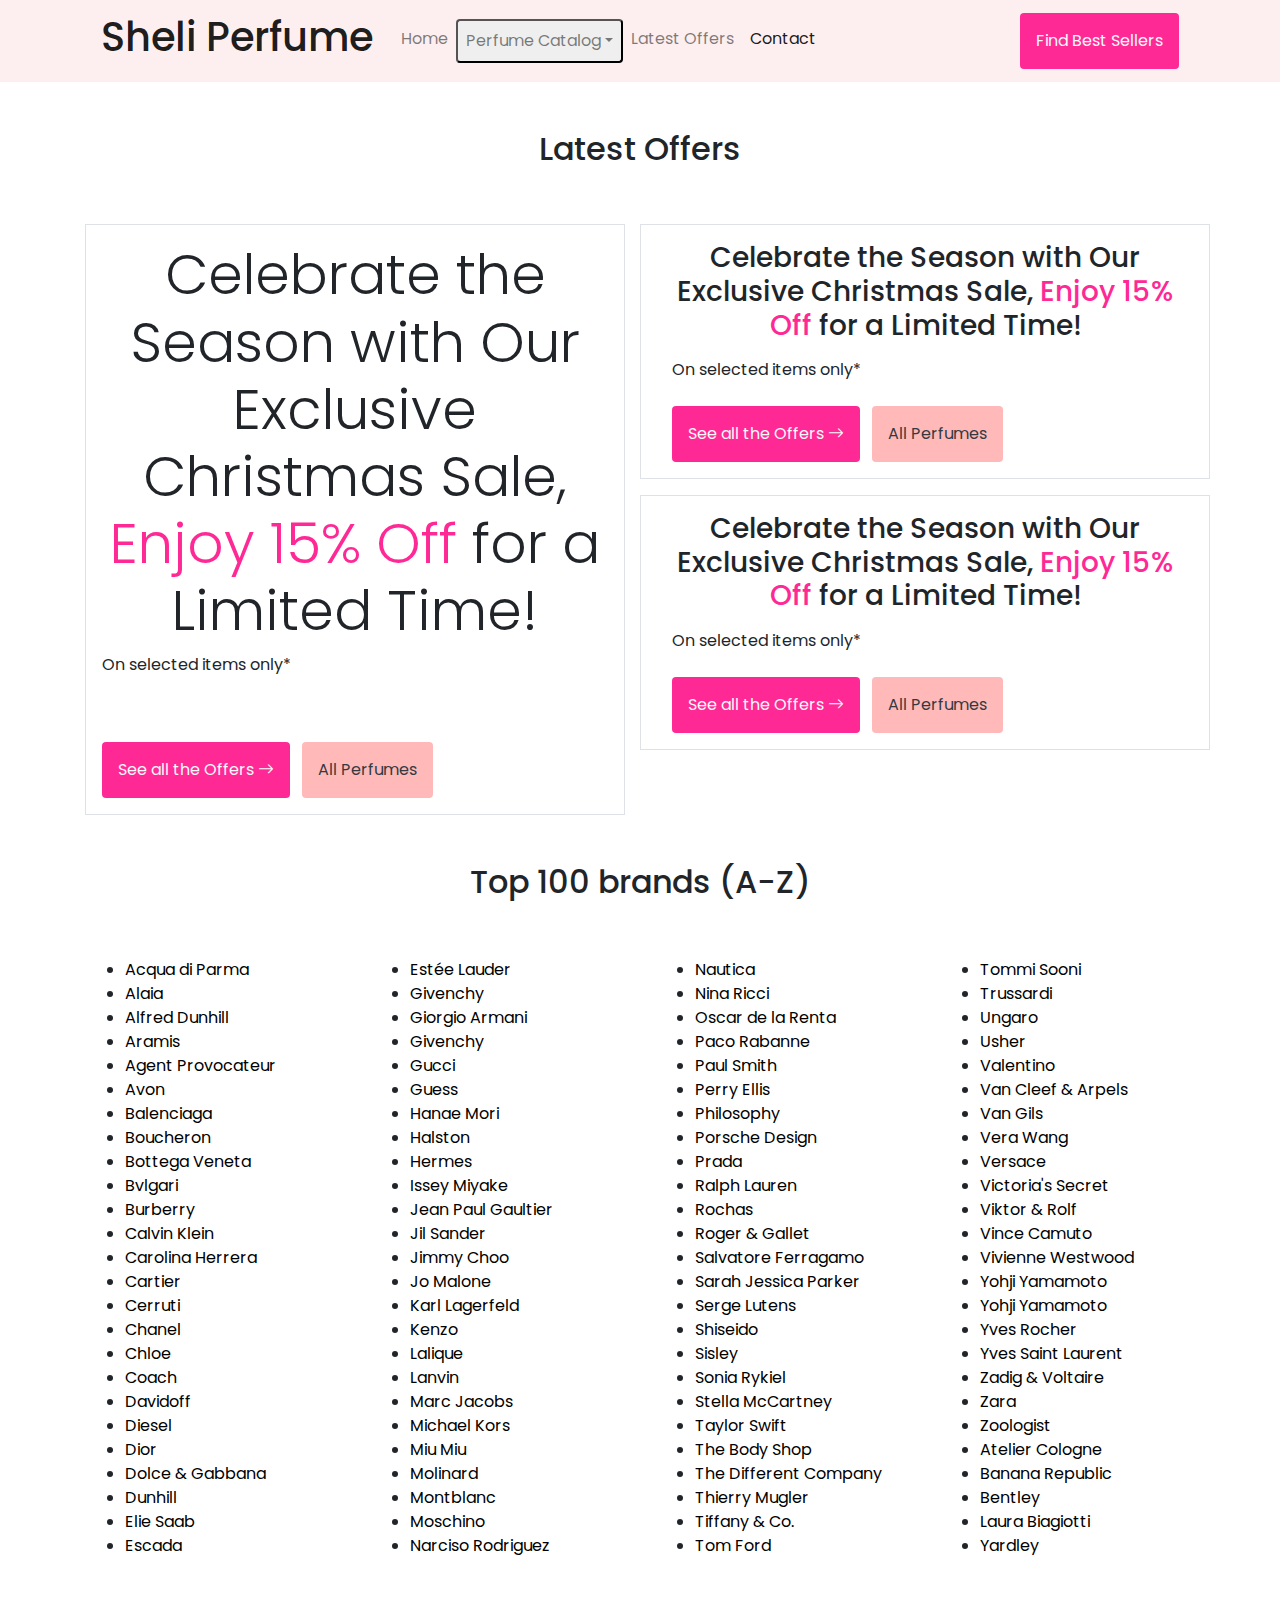
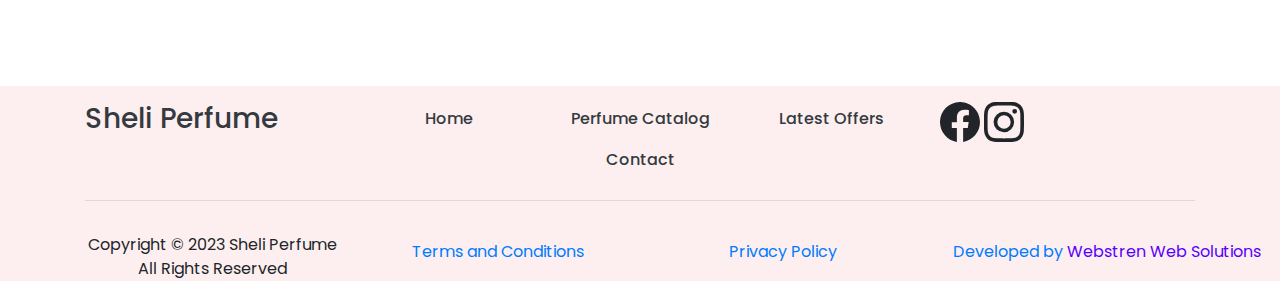
<file: offers.html>
<!DOCTYPE html>
<html lang="en">
<head>
    <meta charset="utf-8">
    <meta name="viewport" content="width=device-width, initial-scale=1">
    <title>Sheli Perfume</title>
    <meta name="description" content="Sheli Perfume is aperfume store that is situated in Solano Town Center Mall, fairfield and this is the online version of it.">
    <meta name="author" content="Samal Maleesha Webstren">
    <meta name="robots" content="index, follow">
    <link rel="canonical" href="">

    <meta property="og:title" content="Sheli Perfume, Perfume Catalog">
    <meta property="og:description" content="Sheli Perfume is aperfume store that is situated in Solano Town Center Mall, fairfield and this is the online version of it.">
    <meta property="og:image" content="https://www.example.com/image.jpg">
    <meta property="og:url" content="https://www.example.com">

    <meta name="twitter:card" content="summary_large_image">
    <meta name="twitter:site" content="@yourTwitterHandle">
    <meta name="twitter:title" content="Your Page Title">
    <meta name="twitter:description" content="A brief description of your website">
    <meta name="twitter:image" content="https://www.example.com/image.jpg">
    <!-- Make sure to add the favicon here -->
    <link rel="icon" href="" type="image/x-icon">

    <link rel="apple-touch-icon" href="/apple-touch-icon.png">
    <link rel="apple-touch-icon" sizes="152x152" href="/apple-touch-icon-152x152.png">

    <link rel="stylesheet" href="style.css">
    <link rel="stylesheet" href="bootstrap.css">

    <!-- Bootstrap -->
    <link href="https://cdn.jsdelivr.net/npm/bootstrap@5.3.2/dist/css/bootstrap.min.css" rel="stylesheet" integrity="sha384-T3c6CoIi6uLrA9TneNEoa7RxnatzjcDSCmG1MXxSR1GAsXEV/Dwwykc2MPK8M2HN" crossorigin="anonymous">
    <link rel="stylesheet" href="https://cdn.jsdelivr.net/npm/bootstrap-icons@1.3.0/font/bootstrap-icons.css">

    <!-- Google Fonts -->
    <link rel="preconnect" href="https://fonts.googleapis.com">
<link rel="preconnect" href="https://fonts.gstatic.com" crossorigin>
<link href="https://fonts.googleapis.com/css2?family=DM+Serif+Display&family=Poppins:wght@100;200;300;400;500;600;700;800;900&display=swap" rel="stylesheet">

</head>
<body style="font-family: 'Poppins', sans-serif;">

    <!-- navbar -->
    <section  style="background-color: #FDEFEF;">
        <div class="container">
            <!-- Navbar section -->
            <header class="navbar navbar-expand-lg navbar-light" >
                    <a class="navbar-brand me-3 me-xl-4" href="index.html">
                        <h1>Sheli Perfume</h1>
                        <!-- <img class="d-block img-fluid" src="path/to/your/logo.png" width="200" alt="Sheli Perfume Logo"> -->
                    </a>
                    <a class="btn btn-primary btn-md p-3 rounded-5 text-light order-lg-3 d-none d-lg-block" href="best-sellers.html" style="background-color: #FF2996; border: none;" id="mainButton">Find Best Sellers</a>
                    <button class="navbar-toggler" type="button" data-bs-toggle="collapse" data-bs-target="#navbarNav"
                        aria-controls="navbarNav" aria-expanded="false" aria-label="Toggle navigation">
                        <span class="navbar-toggler-icon"></span>
                    </button>
                    <div class="collapse navbar-collapse order-lg-2" id="navbarNav">
                        <ul class="navbar-nav nav-pills gap-4 p-1 navbar-nav-scroll ms-auto" style="max-height: 35rem;">
                            <!-- Menu items -->
                            <li class="nav-item">
                                <a class="nav-link" href="index.html" role="button">Home</a>
                            </li>
                            <li class="nav-item dropdown ">
                                <button class="nav-link dropdown-toggle" role="button" data-bs-toggle="dropdown" aria-expanded="false">Perfume Catalog</button>
                                <ul class="dropdown-menu" style="background-color: #FDEFEF;">
                                    <li><a class="dropdown-item" href="perfumes.html">All categories</a></li>
                                    <hr class="navHr">
                                    <li><a class="dropdown-item" href="item1.html">Item 1</a></li>
                                    <hr class="navHr">
                                    <li><a class="dropdown-item" href="item2.html">Item 2</a></li>
                                    <hr class="navHr">
                                    <li><a class="dropdown-item" href="item3.html">Item 3</a></li>
                                    <hr class="navHr">
                                    <li><a class="dropdown-item" href="item4.html">Item 4</a></li>
                                </ul>
                            </li>
                            <li class="nav-item ">
                                <a class="nav-link" href="offers.html" role="button">Latest Offers</a>
                            </li>
                            <li class="nav-item active pe-3">
                                <a class="nav-link" href="contact.html" role="button">Contact</a>
                            </li>
                        </ul>
                    </div>
            </header>
        </div>
        </div>
    </section>

    <!--brand  -->
    <section>
        <div class="container">
            <h2 class="py-5 text-center">
                Latest Offers
            </h2>
            
            <div class="row">
                <div class="col-sm-6 ">
                    <div class="p-3 g-2 border rounded-5" >
                        <div class="display-4 fw-bolder text-lg-start text-sm-center">
                            Celebrate the Season with Our Exclusive Christmas Sale, <span style="color: #FF2996;">Enjoy 15% Off</span> for a Limited Time!
                        </div>
                        <p class="py-2 text-lg-start text-sm-start" style="margin-bottom: 3.6rem;">
                            On selected items only*
                        </p>
                        <a class="btn btn-md p-3 rounded-5 text-light  order-lg-3 icon-link icon-link-hover" id="mainButton" href="best-sellers.html">
                            See all the Offers <i class="bi bi-arrow-right"></i>
                        </a>
                        <a class="btn btn-md p-3 ml-2 rounded-5 text-dark  order-lg-3 " id="secondaryButton" href="best-sellers.html">
                            All Perfumes
                        </a>
                    </div>
                </div>
                <div class="col-sm-6">
                    <div class="row border p-3  rounded-5">
                        <div class="col">
                            <h3 class="text-lg-start text-sm-center">
                                Celebrate the Season with Our Exclusive Christmas Sale, <span style="color: #FF2996;">Enjoy 15% Off</span> for a Limited Time!
                            </h3>
                            <p class="py-2 text-lg-start text-sm-start">
                                On selected items only*
                            </p>
                            <a class="btn btn-md p-3 rounded-5 text-light  order-lg-3 icon-link icon-link-hover" id="mainButton" href="best-sellers.html">
                                See all the Offers <i class="bi bi-arrow-right"></i>
                            </a>
                            <a class="btn btn-md p-3 ml-2 rounded-5 text-dark  order-lg-3 " id="secondaryButton" href="best-sellers.html">
                                All Perfumes
                            </a>
                        </div>   
                    </div>
                    <div class="row border p-3 mt-3 rounded-5">
                        <div class="col">
                            <h3 class="text-lg-start text-sm-center">
                                Celebrate the Season with Our Exclusive Christmas Sale, <span style="color: #FF2996;">Enjoy 15% Off</span> for a Limited Time!
                            </h3>
                            <p class="py-2 text-lg-start text-sm-start">
                                On selected items only*
                            </p>
                            <a class="btn btn-md p-3 rounded-5 text-light  order-lg-3 icon-link icon-link-hover" id="mainButton" href="best-sellers.html">
                                See all the Offers <i class="bi bi-arrow-right"></i>
                            </a>
                            <a class="btn btn-md p-3 ml-2 rounded-5 text-dark  order-lg-3 " id="secondaryButton" href="best-sellers.html">
                                All Perfumes
                            </a>
                        </div>   
                    </div>
                </div>
            </div>
        </div>
    </section>
        

    <!-- all brands -->

    <section>
        <div class="container">
            <h2 class="text-center py-5" >
                Top 100 brands (A-Z)
            </h2>
            <div class="row">
                <div class="col-sm-3">
                    <ul>
                        <li><a href="#" class="brandsNames">Acqua di Parma</a></li>
                        <li><a href="#" class="brandsNames">Alaia</a></li>
                        <li><a href="#" class="brandsNames">Alfred Dunhill</a></li>
                        <li><a href="#" class="brandsNames">Aramis</a></li>
                        <li><a href="#" class="brandsNames">Agent Provocateur</a></li>
                        <li><a href="#" class="brandsNames">Avon</a></li>
                        <li><a href="#" class="brandsNames">Balenciaga</a></li>
                        <li><a href="#" class="brandsNames">Boucheron</a></li>
                        <li><a href="#" class="brandsNames">Bottega Veneta</a></li>
                        <li><a href="#" class="brandsNames">Bvlgari</a></li>
                        <li><a href="#" class="brandsNames">Burberry</a></li>
                        <li><a href="#" class="brandsNames">Calvin Klein</a></li>
                        <li><a href="#" class="brandsNames">Carolina Herrera</a></li>
                        <li><a href="#" class="brandsNames">Cartier</a></li>
                        <li><a href="#" class="brandsNames">Cerruti</a></li>
                        <li><a href="#" class="brandsNames">Chanel</a></li>
                        <li><a href="#" class="brandsNames">Chloe</a></li>
                        <li><a href="#" class="brandsNames">Coach</a></li>
                        <li><a href="#" class="brandsNames">Davidoff</a></li>
                        <li><a href="#" class="brandsNames">Diesel</a></li>
                        <li><a href="#" class="brandsNames">Dior</a></li>
                        <li><a href="#" class="brandsNames">Dolce & Gabbana</a></li>
                        <li><a href="#" class="brandsNames">Dunhill</a></li>
                        <li><a href="#" class="brandsNames">Elie Saab</a></li>
                        <li><a href="#" class="brandsNames">Escada</a></li>
                    </ul>                                        
                </div>
                <div class="col-sm-3">
                    <ul>
                        <li><a href="#" class="brandsNames">Estée Lauder</a></li>
                        <li><a href="#" class="brandsNames">Givenchy</a></li>
                        <li><a href="#" class="brandsNames">Giorgio Armani</a></li>
                        <li><a href="#" class="brandsNames">Givenchy</a></li>
                        <li><a href="#" class="brandsNames">Gucci</a></li>
                        <li><a href="#" class="brandsNames">Guess</a></li>
                        <li><a href="#" class="brandsNames">Hanae Mori</a></li>
                        <li><a href="#" class="brandsNames">Halston</a></li>
                        <li><a href="#" class="brandsNames">Hermes</a></li>
                        <li><a href="#" class="brandsNames">Issey Miyake</a></li>
                        <li><a href="#" class="brandsNames">Jean Paul Gaultier</a></li>
                        <li><a href="#" class="brandsNames">Jil Sander</a></li>
                        <li><a href="#" class="brandsNames">Jimmy Choo</a></li>
                        <li><a href="#" class="brandsNames">Jo Malone</a></li>
                        <li><a href="#" class="brandsNames">Karl Lagerfeld</a></li>
                        <li><a href="#" class="brandsNames">Kenzo</a></li>
                        <li><a href="#" class="brandsNames">Lalique</a></li>
                        <li><a href="#" class="brandsNames">Lanvin</a></li>
                        <li><a href="#" class="brandsNames">Marc Jacobs</a></li>
                        <li><a href="#" class="brandsNames">Michael Kors</a></li>
                        <li><a href="#" class="brandsNames">Miu Miu</a></li>
                        <li><a href="#" class="brandsNames">Molinard</a></li>
                        <li><a href="#" class="brandsNames">Montblanc</a></li>
                        <li><a href="#" class="brandsNames">Moschino</a></li>
                        <li><a href="#" class="brandsNames">Narciso Rodriguez</a></li>
                    </ul>                    
                </div>
                <div class="col-sm-3">
                    <ul>
                        <li><a href="#" class="brandsNames">Nautica</a></li>
                        <li><a href="#" class="brandsNames">Nina Ricci</a></li>
                        <li><a href="#" class="brandsNames">Oscar de la Renta</a></li>
                        <li><a href="#" class="brandsNames">Paco Rabanne</a></li>
                        <li><a href="#" class="brandsNames">Paul Smith</a></li>
                        <li><a href="#" class="brandsNames">Perry Ellis</a></li>
                        <li><a href="#" class="brandsNames">Philosophy</a></li>
                        <li><a href="#" class="brandsNames">Porsche Design</a></li>
                        <li><a href="#" class="brandsNames">Prada</a></li>
                        <li><a href="#" class="brandsNames">Ralph Lauren</a></li>
                        <li><a href="#" class="brandsNames">Rochas</a></li>
                        <li><a href="#" class="brandsNames">Roger & Gallet</a></li>
                        <li><a href="#" class="brandsNames">Salvatore Ferragamo</a></li>
                        <li><a href="#" class="brandsNames">Sarah Jessica Parker</a></li>
                        <li><a href="#" class="brandsNames">Serge Lutens</a></li>
                        <li><a href="#" class="brandsNames">Shiseido</a></li>
                        <li><a href="#" class="brandsNames">Sisley</a></li>
                        <li><a href="#" class="brandsNames">Sonia Rykiel</a></li>
                        <li><a href="#" class="brandsNames">Stella McCartney</a></li>
                        <li><a href="#" class="brandsNames">Taylor Swift</a></li>
                        <li><a href="#" class="brandsNames">The Body Shop</a></li>
                        <li><a href="#" class="brandsNames">The Different Company</a></li>
                        <li><a href="#" class="brandsNames">Thierry Mugler</a></li>
                        <li><a href="#" class="brandsNames">Tiffany & Co.</a></li>
                        <li><a href="#" class="brandsNames">Tom Ford</a></li>
                    </ul>                    
                </div>
                <div class="col-sm-3">
                    <ul>
                        <li><a href="#" class="brandsNames">Tommi Sooni</a></li>
                        <li><a href="#" class="brandsNames">Trussardi</a></li>
                        <li><a href="#" class="brandsNames">Ungaro</a></li>
                        <li><a href="#" class="brandsNames">Usher</a></li>
                        <li><a href="#" class="brandsNames">Valentino</a></li>
                        <li><a href="#" class="brandsNames">Van Cleef & Arpels</a></li>
                        <li><a href="#" class="brandsNames">Van Gils</a></li>
                        <li><a href="#" class="brandsNames">Vera Wang</a></li>
                        <li><a href="#" class="brandsNames">Versace</a></li>
                        <li><a href="#" class="brandsNames">Victoria's Secret</a></li>
                        <li><a href="#" class="brandsNames">Viktor & Rolf</a></li>
                        <li><a href="#" class="brandsNames">Vince Camuto</a></li>
                        <li><a href="#" class="brandsNames">Vivienne Westwood</a></li>
                        <li><a href="#" class="brandsNames">Yohji Yamamoto</a></li>
                        <li><a href="#" class="brandsNames">Yohji Yamamoto</a></li>
                        <li><a href="#" class="brandsNames">Yves Rocher</a></li>
                        <li><a href="#" class="brandsNames">Yves Saint Laurent</a></li>
                        <li><a href="#" class="brandsNames">Zadig & Voltaire</a></li>
                        <li><a href="#" class="brandsNames">Zara</a></li>
                        <li><a href="#" class="brandsNames">Zoologist</a></li>
                        <li><a href="#" class="brandsNames">Atelier Cologne</a></li>
                        <li><a href="#" class="brandsNames">Banana Republic</a></li>
                        <li><a href="#" class="brandsNames">Bentley</a></li>
                        <li><a href="#" class="brandsNames">Laura Biagiotti</a></li>
                        <li><a href="#" class="brandsNames">Yardley</a></li>
                    </ul>                    
                </div>
            </div>
        </div>
    </section>


    <!-- footer -->
    <section style="padding-top: 7rem; ">
        <footer style="background-color: #FDEFEF;">
            <div class="container pt-3" >
                <div class="row">
                    <div class="col-sm-3 text-start">
                        <a href="" style="text-decoration: none;" >
                            <h3 class="text-dark">Sheli Perfume</h3>
                        </a>
                    </div>
                    <div class="col-sm-6 d-none d-lg-block">
                        <div class="row text-center">
                            <div class="col">
                                <a class="btn" href="" style="text-decoration: none;" >
                                    <h6 class="text-dark">Home</h6>
                                </a>
                            </div>
                            <div class="col">
                                <a class="btn" href="" style="text-decoration: none;">
                                    <h6 class="text-dark">Perfume Catalog</h6>
                                </a>
                            </div>
                            <div class="col">
                                <a class="btn" href="" style="text-decoration: none;">
                                    <h6 class="text-dark">Latest Offers</h6>
                                </a>
                            </div>
                            <div class="col">
                                <a class="btn" href="" style="text-decoration: none;">
                                    <h6 class="text-dark">Contact</h6>
                                </a>
                            </div>
                        </div>
                    </div>
                    <div class="col-sm-3">
                        <div class="row text-end">
                            <div class="col">
                                <svg xmlns="http://www.w3.org/2000/svg" width="40" height="40" fill="currentColor" class="bi bi-facebook" viewBox="0 0 16 16">
                                    <path d="M16 8.049c0-4.446-3.582-8.05-8-8.05C3.58 0-.002 3.603-.002 8.05c0 4.017 2.926 7.347 6.75 7.951v-5.625h-2.03V8.05H6.75V6.275c0-2.017 1.195-3.131 3.022-3.131.876 0 1.791.157 1.791.157v1.98h-1.009c-.993 0-1.303.621-1.303 1.258v1.51h2.218l-.354 2.326H9.25V16c3.824-.604 6.75-3.934 6.75-7.951z"/>
                                </svg>
                                <svg xmlns="http://www.w3.org/2000/svg" width="40" height="40" fill="currentColor" class="bi bi-instagram" viewBox="0 0 16 16">
                                    <path d="M8 0C5.829 0 5.556.01 4.703.048 3.85.088 3.269.222 2.76.42a3.917 3.917 0 0 0-1.417.923A3.927 3.927 0 0 0 .42 2.76C.222 3.268.087 3.85.048 4.7.01 5.555 0 5.827 0 8.001c0 2.172.01 2.444.048 3.297.04.852.174 1.433.372 1.942.205.526.478.972.923 1.417.444.445.89.719 1.416.923.51.198 1.09.333 1.942.372C5.555 15.99 5.827 16 8 16s2.444-.01 3.298-.048c.851-.04 1.434-.174 1.943-.372a3.916 3.916 0 0 0 1.416-.923c.445-.445.718-.891.923-1.417.197-.509.332-1.09.372-1.942C15.99 10.445 16 10.173 16 8s-.01-2.445-.048-3.299c-.04-.851-.175-1.433-.372-1.941a3.926 3.926 0 0 0-.923-1.417A3.911 3.911 0 0 0 13.24.42c-.51-.198-1.092-.333-1.943-.372C10.443.01 10.172 0 7.998 0h.003zm-.717 1.442h.718c2.136 0 2.389.007 3.232.046.78.035 1.204.166 1.486.275.373.145.64.319.92.599.28.28.453.546.598.92.11.281.24.705.275 1.485.039.843.047 1.096.047 3.231s-.008 2.389-.047 3.232c-.035.78-.166 1.203-.275 1.485a2.47 2.47 0 0 1-.599.919c-.28.28-.546.453-.92.598-.28.11-.704.24-1.485.276-.843.038-1.096.047-3.232.047s-2.39-.009-3.233-.047c-.78-.036-1.203-.166-1.485-.276a2.478 2.478 0 0 1-.92-.598 2.48 2.48 0 0 1-.6-.92c-.109-.281-.24-.705-.275-1.485-.038-.843-.046-1.096-.046-3.233 0-2.136.008-2.388.046-3.231.036-.78.166-1.204.276-1.486.145-.373.319-.64.599-.92.28-.28.546-.453.92-.598.282-.11.705-.24 1.485-.276.738-.034 1.024-.044 2.515-.045v.002zm4.988 1.328a.96.96 0 1 0 0 1.92.96.96 0 0 0 0-1.92zm-4.27 1.122a4.109 4.109 0 1 0 0 8.217 4.109 4.109 0 0 0 0-8.217zm0 1.441a2.667 2.667 0 1 1 0 5.334 2.667 2.667 0 0 1 0-5.334z"/>
                                </svg>
                            </div>
                        </div>
                    </div>
                </div>
                <hr class="py-2">
                <div class="row">
                    <div class="col-sm-3 text-lg-start text-sm-center">
                        Copyright © 2023 Sheli Perfume <br>All Rights Reserved
                    </div>
                    <div class="col-sm-3 text-center">
                        <a class="btn" href="">
                            Terms and Conditions
                        </a>
                    </div>
                    <div class="col-sm-3 text-center">
                        <a class="btn" href="">
                            Privacy Policy
                        </a>
                    </div>
                    <div class="col-sm-3 text-lg-end text-sm-center">
                        <a class="btn" href="https://webstren.com/" target="_blank">
                           Developed by <span style="color: #5800FF;">Webstren Web Solutions</span>
                        </a>
                    </div>
                </div>
            </div>
        </footer>
    </section>

    <script src="https://cdn.jsdelivr.net/npm/bootstrap@5.3.2/dist/js/bootstrap.bundle.min.js" integrity="sha384-C6RzsynM9kWDrMNeT87bh95OGNyZPhcTNXj1NW7RuBCsyN/o0jlpcV8Qyq46cDfL" crossorigin="anonymous"></script>
    <script src="script.js"></script>
</body>
</html>
</file>
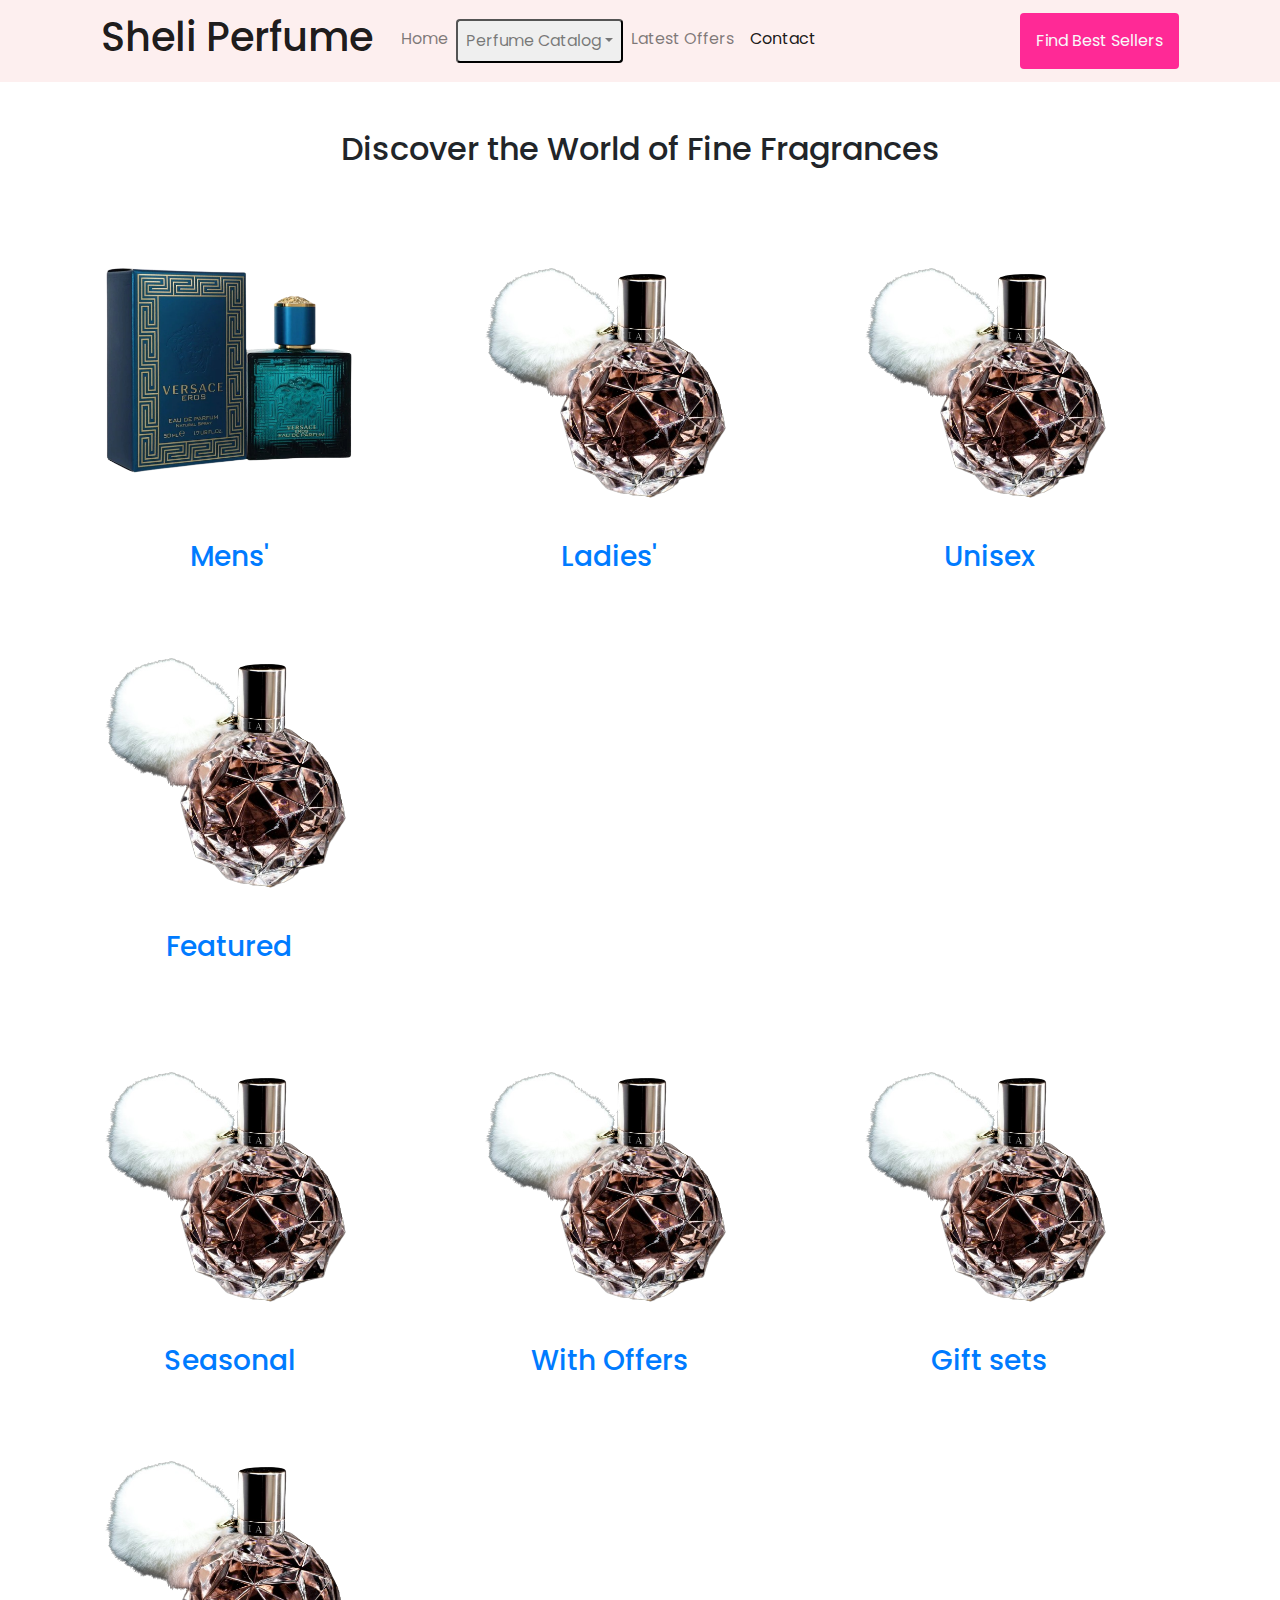
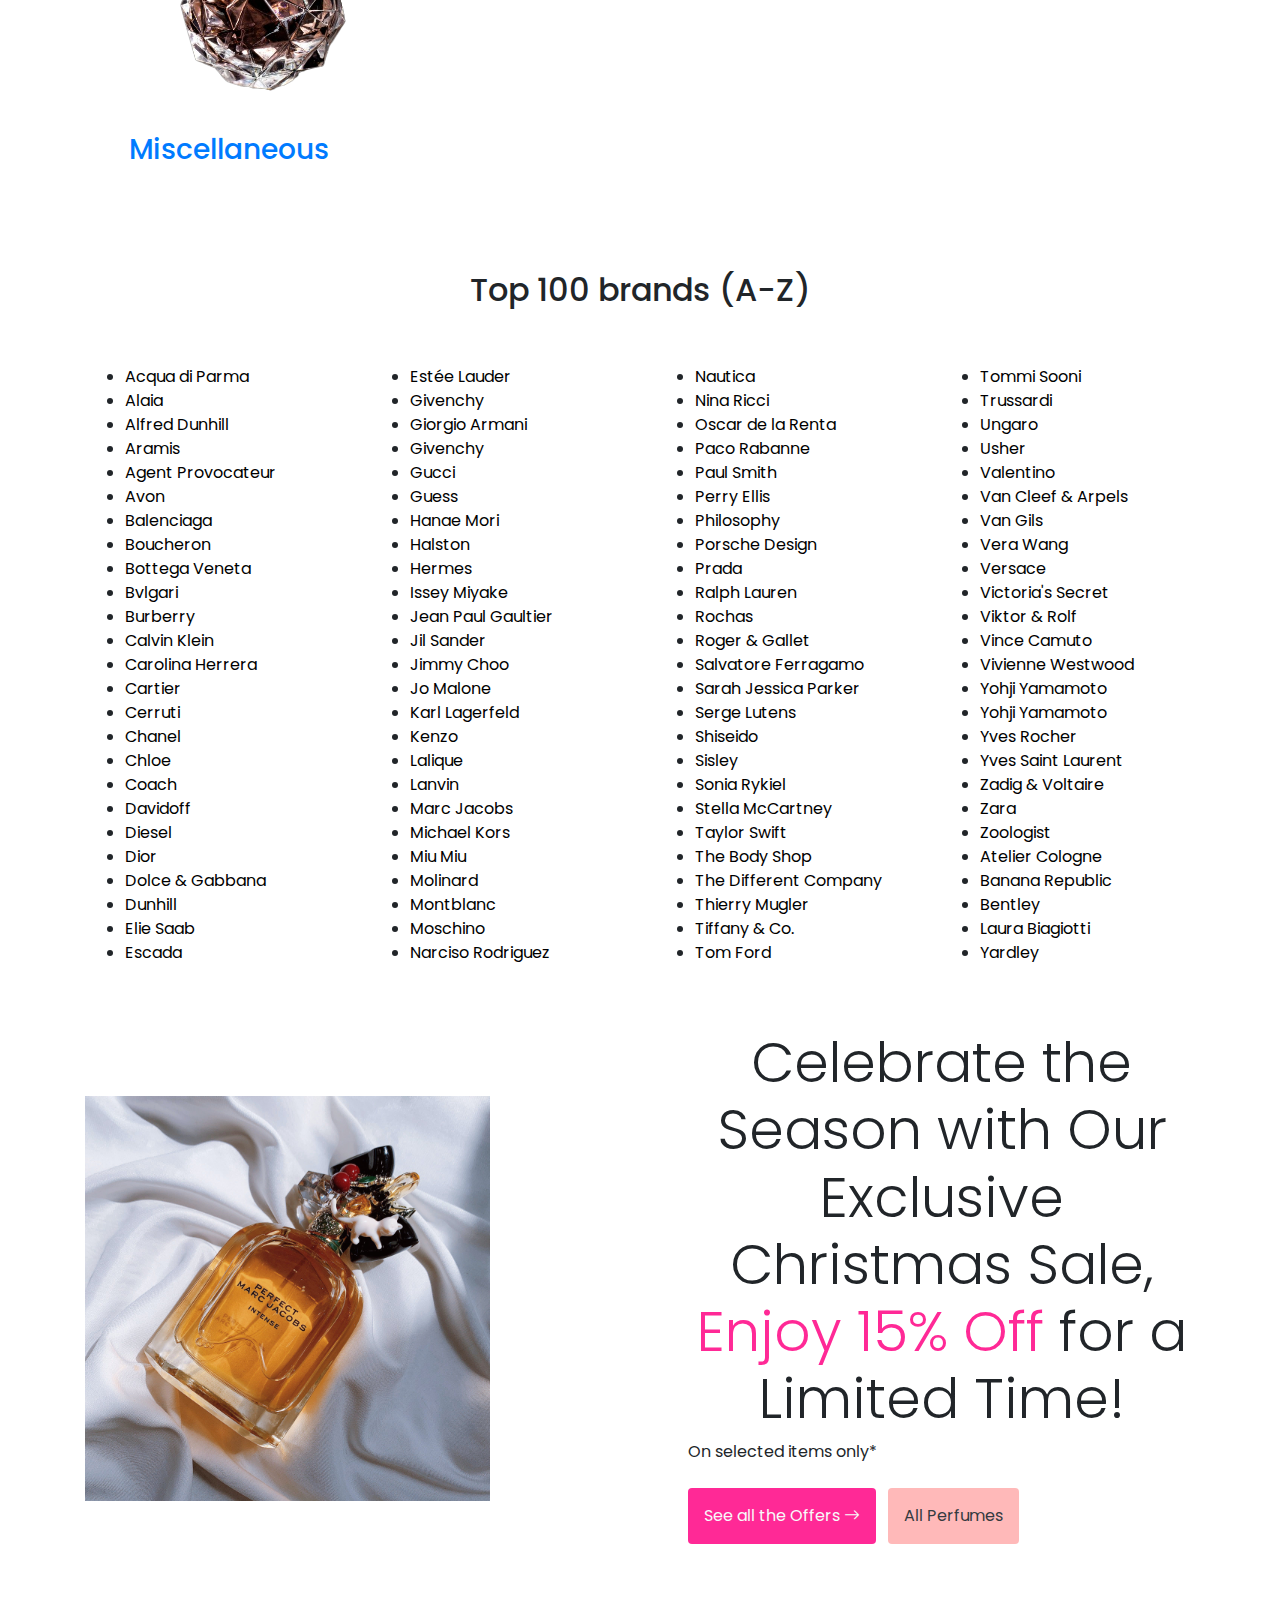
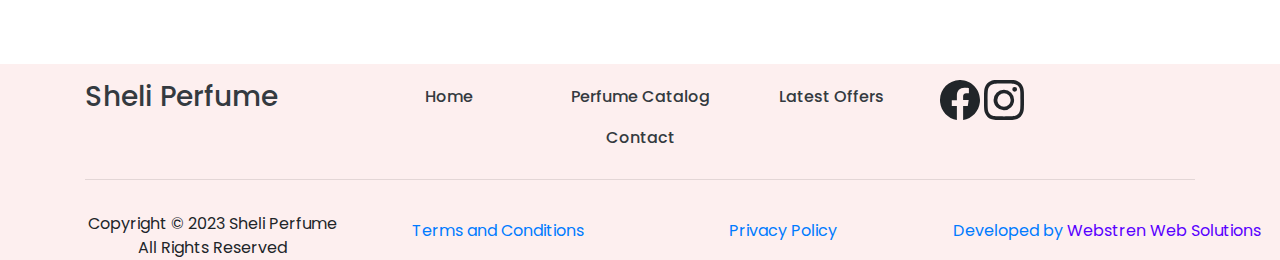
<file: perfumes.html>
<!DOCTYPE html>
<html lang="en">
<head>
    <meta charset="utf-8">
    <meta name="viewport" content="width=device-width, initial-scale=1">
    <title>Sheli Perfume</title>
    <meta name="description" content="Sheli Perfume is aperfume store that is situated in Solano Town Center Mall, fairfield and this is the online version of it.">
    <meta name="author" content="Samal Maleesha Webstren">
    <meta name="robots" content="index, follow">
    <link rel="canonical" href="">

    <meta property="og:title" content="Sheli Perfume, Perfume Catalog">
    <meta property="og:description" content="Sheli Perfume is aperfume store that is situated in Solano Town Center Mall, fairfield and this is the online version of it.">
    <meta property="og:image" content="https://www.example.com/image.jpg">
    <meta property="og:url" content="https://www.example.com">

    <meta name="twitter:card" content="summary_large_image">
    <meta name="twitter:site" content="@yourTwitterHandle">
    <meta name="twitter:title" content="Your Page Title">
    <meta name="twitter:description" content="A brief description of your website">
    <meta name="twitter:image" content="https://www.example.com/image.jpg">
    <!-- Make sure to add the favicon here -->
    <link rel="icon" href="" type="image/x-icon">

    <link rel="apple-touch-icon" href="/apple-touch-icon.png">
    <link rel="apple-touch-icon" sizes="152x152" href="/apple-touch-icon-152x152.png">

    <link rel="stylesheet" href="style.css">
    <link rel="stylesheet" href="bootstrap.css">

    <!-- Bootstrap -->
    <link href="https://cdn.jsdelivr.net/npm/bootstrap@5.3.2/dist/css/bootstrap.min.css" rel="stylesheet" integrity="sha384-T3c6CoIi6uLrA9TneNEoa7RxnatzjcDSCmG1MXxSR1GAsXEV/Dwwykc2MPK8M2HN" crossorigin="anonymous">
    <link rel="stylesheet" href="https://cdn.jsdelivr.net/npm/bootstrap-icons@1.3.0/font/bootstrap-icons.css">

    <!-- Google Fonts -->
    <link rel="preconnect" href="https://fonts.googleapis.com">
<link rel="preconnect" href="https://fonts.gstatic.com" crossorigin>
<link href="https://fonts.googleapis.com/css2?family=DM+Serif+Display&family=Poppins:wght@100;200;300;400;500;600;700;800;900&display=swap" rel="stylesheet">

</head>
<body style="font-family: 'Poppins', sans-serif;">

    <!-- navbar -->
    <section  style="background-color: #FDEFEF;">
        <div class="container">
            <!-- Navbar section -->
            <header class="navbar navbar-expand-lg navbar-light" >
                    <a class="navbar-brand me-3 me-xl-4" href="index.html">
                        <h1>Sheli Perfume</h1>
                        <!-- <img class="d-block img-fluid" src="path/to/your/logo.png" width="200" alt="Sheli Perfume Logo"> -->
                    </a>
                    <a class="btn btn-primary btn-md p-3 rounded-5 text-light order-lg-3 d-none d-lg-block" href="best-sellers.html" style="background-color: #FF2996; border: none;" id="mainButton">Find Best Sellers</a>
                    <button class="navbar-toggler" type="button" data-bs-toggle="collapse" data-bs-target="#navbarNav"
                        aria-controls="navbarNav" aria-expanded="false" aria-label="Toggle navigation">
                        <span class="navbar-toggler-icon"></span>
                    </button>
                    <div class="collapse navbar-collapse order-lg-2" id="navbarNav">
                        <ul class="navbar-nav nav-pills gap-4 p-1 navbar-nav-scroll ms-auto" style="max-height: 35rem;">
                            <!-- Menu items -->
                            <li class="nav-item">
                                <a class="nav-link" href="index.html" role="button">Home</a>
                            </li>
                            <li class="nav-item dropdown ">
                                <button class="nav-link dropdown-toggle" role="button" data-bs-toggle="dropdown" aria-expanded="false">Perfume Catalog</button>
                                <ul class="dropdown-menu" style="background-color: #FDEFEF;">
                                    <li><a class="dropdown-item" href="perfumes.html">All categories</a></li>
                                    <hr class="navHr">
                                    <li><a class="dropdown-item" href="item1.html">Item 1</a></li>
                                    <hr class="navHr">
                                    <li><a class="dropdown-item" href="item2.html">Item 2</a></li>
                                    <hr class="navHr">
                                    <li><a class="dropdown-item" href="item3.html">Item 3</a></li>
                                    <hr class="navHr">
                                    <li><a class="dropdown-item" href="item4.html">Item 4</a></li>
                                </ul>
                            </li>
                            <li class="nav-item ">
                                <a class="nav-link" href="offers.html" role="button">Latest Offers</a>
                            </li>
                            <li class="nav-item active pe-3">
                                <a class="nav-link" href="contact.html" role="button">Contact</a>
                            </li>
                        </ul>
                    </div>
            </header>
        </div>
        </div>
    </section>

        <!-- shop by type section -->

        <section>
            <div class="container">
                <h2 class="text-center py-5" >
                    Discover the World of Fine Fragrances
                </h2>
                <div class="pt-3">
                    <div class="row row-cols-1 row-cols-md-4 g-4 pb-4" >
                        <div class="col " >
                            <a href="mens.html" class="card p-3 rounded-4" style="width: 18rem; text-decoration: none; border: none;" id="cardType">
                                <img src="/Images/perfumes/Versace/Versace Eros.png" class="card-img-top img-fluid" alt="...">
                                <div class="card-body my-2">
                                  <h3 class="card-title text-center">Mens'</h3>
                                </div>
                            </a>
                        </div>
                        <div class="col">
                            <a href="" class="card p-3 rounded-4" style="width: 18rem; text-decoration: none;" id="cardType">
                                <img src="/Images/sample.png" class="card-img-top img-fluid" alt="...">
                                <div class="card-body my-2">
                                  <h3 class="card-title text-center">Ladies'</h3>
                                </div>
                            </a>
                        </div>
                        <div class="col">
                            <a href="" class="card p-3 rounded-4" style="width: 18rem; text-decoration: none;" id="cardType">
                                <img src="/Images/sample.png" class="card-img-top img-fluid" alt="...">
                                <div class="card-body my-2">
                                  <h3 class="card-title text-center">Unisex</h3>
                                </div>
                            </a>
                        </div>
                        <div class="col">
                            <a href="" class="card p-3 rounded-4" style="width: 18rem; text-decoration: none;" id="cardType">
                                <img src="/Images/sample.png" class="card-img-top img-fluid" alt="...">
                                <div class="card-body my-2">
                                  <h3 class="card-title text-center">Featured</h3>
                                </div>
                            </a>
                        </div>
                    </div>
                    <div class="row row-cols-1 row-cols-md-4 g-4" >
                        <div class="col" >
                            <a href="" class="card p-3 rounded-4" style="width: 18rem; text-decoration: none;" id="cardType">
                                <img src="/Images/sample.png" class="card-img-top img-fluid" alt="...">
                                <div class="card-body my-2">
                                  <h3 class="card-title text-center">Seasonal</h3>
                                </div>
                            </a>
                        </div>
                        <div class="col">
                            <a href="" class="card p-3 rounded-4" style="width: 18rem; text-decoration: none;" id="cardType">
                                <img src="/Images/sample.png" class="card-img-top img-fluid" alt="...">
                                <div class="card-body my-2">
                                  <h3 class="card-title text-center">With Offers</h3>
                                </div>
                            </a>
                        </div>
                        <div class="col">
                            <a href="" class="card p-3 rounded-4" style="width: 18rem; text-decoration: none;" id="cardType">
                                <img src="/Images/sample.png" class="card-img-top img-fluid" alt="...">
                                <div class="card-body my-2">
                                  <h3 class="card-title text-center">Gift sets</h3>
                                </div>
                            </a>
                        </div>
                        <div class="col">
                            <a href="" class="card p-3 rounded-4" style="width: 18rem; text-decoration: none;" id="cardType">
                                <img src="/Images/sample.png" class="card-img-top img-fluid" alt="...">
                                <div class="card-body my-2">
                                  <h3 class="card-title text-center">Miscellaneous</h3>
                                </div>
                            </a>
                        </div>
                    </div>
                </div>
            </div>        
        </section>

    <!-- all brands -->

    <section>
        <div class="container">
            <h2 class="text-center py-5" >
                Top 100 brands (A-Z)
            </h2>
            <div class="row">
                <div class="col-sm-3">
                    <ul>
                        <li><a href="#" class="brandsNames">Acqua di Parma</a></li>
                        <li><a href="#" class="brandsNames">Alaia</a></li>
                        <li><a href="#" class="brandsNames">Alfred Dunhill</a></li>
                        <li><a href="#" class="brandsNames">Aramis</a></li>
                        <li><a href="#" class="brandsNames">Agent Provocateur</a></li>
                        <li><a href="#" class="brandsNames">Avon</a></li>
                        <li><a href="#" class="brandsNames">Balenciaga</a></li>
                        <li><a href="#" class="brandsNames">Boucheron</a></li>
                        <li><a href="#" class="brandsNames">Bottega Veneta</a></li>
                        <li><a href="#" class="brandsNames">Bvlgari</a></li>
                        <li><a href="#" class="brandsNames">Burberry</a></li>
                        <li><a href="#" class="brandsNames">Calvin Klein</a></li>
                        <li><a href="#" class="brandsNames">Carolina Herrera</a></li>
                        <li><a href="#" class="brandsNames">Cartier</a></li>
                        <li><a href="#" class="brandsNames">Cerruti</a></li>
                        <li><a href="#" class="brandsNames">Chanel</a></li>
                        <li><a href="#" class="brandsNames">Chloe</a></li>
                        <li><a href="#" class="brandsNames">Coach</a></li>
                        <li><a href="#" class="brandsNames">Davidoff</a></li>
                        <li><a href="#" class="brandsNames">Diesel</a></li>
                        <li><a href="#" class="brandsNames">Dior</a></li>
                        <li><a href="#" class="brandsNames">Dolce & Gabbana</a></li>
                        <li><a href="#" class="brandsNames">Dunhill</a></li>
                        <li><a href="#" class="brandsNames">Elie Saab</a></li>
                        <li><a href="#" class="brandsNames">Escada</a></li>
                    </ul>                                        
                </div>
                <div class="col-sm-3">
                    <ul>
                        <li><a href="#" class="brandsNames">Estée Lauder</a></li>
                        <li><a href="#" class="brandsNames">Givenchy</a></li>
                        <li><a href="#" class="brandsNames">Giorgio Armani</a></li>
                        <li><a href="#" class="brandsNames">Givenchy</a></li>
                        <li><a href="#" class="brandsNames">Gucci</a></li>
                        <li><a href="#" class="brandsNames">Guess</a></li>
                        <li><a href="#" class="brandsNames">Hanae Mori</a></li>
                        <li><a href="#" class="brandsNames">Halston</a></li>
                        <li><a href="#" class="brandsNames">Hermes</a></li>
                        <li><a href="#" class="brandsNames">Issey Miyake</a></li>
                        <li><a href="#" class="brandsNames">Jean Paul Gaultier</a></li>
                        <li><a href="#" class="brandsNames">Jil Sander</a></li>
                        <li><a href="#" class="brandsNames">Jimmy Choo</a></li>
                        <li><a href="#" class="brandsNames">Jo Malone</a></li>
                        <li><a href="#" class="brandsNames">Karl Lagerfeld</a></li>
                        <li><a href="#" class="brandsNames">Kenzo</a></li>
                        <li><a href="#" class="brandsNames">Lalique</a></li>
                        <li><a href="#" class="brandsNames">Lanvin</a></li>
                        <li><a href="#" class="brandsNames">Marc Jacobs</a></li>
                        <li><a href="#" class="brandsNames">Michael Kors</a></li>
                        <li><a href="#" class="brandsNames">Miu Miu</a></li>
                        <li><a href="#" class="brandsNames">Molinard</a></li>
                        <li><a href="#" class="brandsNames">Montblanc</a></li>
                        <li><a href="#" class="brandsNames">Moschino</a></li>
                        <li><a href="#" class="brandsNames">Narciso Rodriguez</a></li>
                    </ul>                    
                </div>
                <div class="col-sm-3">
                    <ul>
                        <li><a href="#" class="brandsNames">Nautica</a></li>
                        <li><a href="#" class="brandsNames">Nina Ricci</a></li>
                        <li><a href="#" class="brandsNames">Oscar de la Renta</a></li>
                        <li><a href="#" class="brandsNames">Paco Rabanne</a></li>
                        <li><a href="#" class="brandsNames">Paul Smith</a></li>
                        <li><a href="#" class="brandsNames">Perry Ellis</a></li>
                        <li><a href="#" class="brandsNames">Philosophy</a></li>
                        <li><a href="#" class="brandsNames">Porsche Design</a></li>
                        <li><a href="#" class="brandsNames">Prada</a></li>
                        <li><a href="#" class="brandsNames">Ralph Lauren</a></li>
                        <li><a href="#" class="brandsNames">Rochas</a></li>
                        <li><a href="#" class="brandsNames">Roger & Gallet</a></li>
                        <li><a href="#" class="brandsNames">Salvatore Ferragamo</a></li>
                        <li><a href="#" class="brandsNames">Sarah Jessica Parker</a></li>
                        <li><a href="#" class="brandsNames">Serge Lutens</a></li>
                        <li><a href="#" class="brandsNames">Shiseido</a></li>
                        <li><a href="#" class="brandsNames">Sisley</a></li>
                        <li><a href="#" class="brandsNames">Sonia Rykiel</a></li>
                        <li><a href="#" class="brandsNames">Stella McCartney</a></li>
                        <li><a href="#" class="brandsNames">Taylor Swift</a></li>
                        <li><a href="#" class="brandsNames">The Body Shop</a></li>
                        <li><a href="#" class="brandsNames">The Different Company</a></li>
                        <li><a href="#" class="brandsNames">Thierry Mugler</a></li>
                        <li><a href="#" class="brandsNames">Tiffany & Co.</a></li>
                        <li><a href="#" class="brandsNames">Tom Ford</a></li>
                    </ul>                    
                </div>
                <div class="col-sm-3">
                    <ul>
                        <li><a href="#" class="brandsNames">Tommi Sooni</a></li>
                        <li><a href="#" class="brandsNames">Trussardi</a></li>
                        <li><a href="#" class="brandsNames">Ungaro</a></li>
                        <li><a href="#" class="brandsNames">Usher</a></li>
                        <li><a href="#" class="brandsNames">Valentino</a></li>
                        <li><a href="#" class="brandsNames">Van Cleef & Arpels</a></li>
                        <li><a href="#" class="brandsNames">Van Gils</a></li>
                        <li><a href="#" class="brandsNames">Vera Wang</a></li>
                        <li><a href="#" class="brandsNames">Versace</a></li>
                        <li><a href="#" class="brandsNames">Victoria's Secret</a></li>
                        <li><a href="#" class="brandsNames">Viktor & Rolf</a></li>
                        <li><a href="#" class="brandsNames">Vince Camuto</a></li>
                        <li><a href="#" class="brandsNames">Vivienne Westwood</a></li>
                        <li><a href="#" class="brandsNames">Yohji Yamamoto</a></li>
                        <li><a href="#" class="brandsNames">Yohji Yamamoto</a></li>
                        <li><a href="#" class="brandsNames">Yves Rocher</a></li>
                        <li><a href="#" class="brandsNames">Yves Saint Laurent</a></li>
                        <li><a href="#" class="brandsNames">Zadig & Voltaire</a></li>
                        <li><a href="#" class="brandsNames">Zara</a></li>
                        <li><a href="#" class="brandsNames">Zoologist</a></li>
                        <li><a href="#" class="brandsNames">Atelier Cologne</a></li>
                        <li><a href="#" class="brandsNames">Banana Republic</a></li>
                        <li><a href="#" class="brandsNames">Bentley</a></li>
                        <li><a href="#" class="brandsNames">Laura Biagiotti</a></li>
                        <li><a href="#" class="brandsNames">Yardley</a></li>
                    </ul>                    
                </div>
            </div>
        </div>
    </section>

    <!-- sale section -->
    <section>
        <div class="container">
            <div class="row d-sm-flex align-items-center justify-content-between mt-5 ">
                <div class="col-sm-6 pt-3 hero_image_section">
                    <div class="hero_image" style="position: relative;">
                        <img class="img-fluid rounded-5 w-75" src="/Images/perfumeHeroSample.jpeg" alt="hero image">
                    </div>
                </div>
                <div class="col-sm-6 mb-sm-2 pl-lg-5 ">
                    <div class="display-4 fw-bolder text-lg-start text-sm-center">
                        Celebrate the Season with Our Exclusive Christmas Sale, <span style="color: #FF2996;">Enjoy 15% Off</span> for a Limited Time!
                    </div>
                    <p class="py-2 text-lg-start text-sm-start">
                        On selected items only*
                    </p>
                    <a class="btn btn-md p-3 rounded-5 text-light  order-lg-3 icon-link icon-link-hover" id="mainButton" href="best-sellers.html">
                        See all the Offers <i class="bi bi-arrow-right"></i>
                    </a>
                    <a class="btn btn-md p-3 ml-2 rounded-5 text-dark  order-lg-3 " id="secondaryButton" href="best-sellers.html">
                        All Perfumes
                    </a>
                </div>
            </div>
        </div>
    </section>

    <!-- footer -->
    <section style="padding-top: 7rem; ">
        <footer style="background-color: #FDEFEF;">
            <div class="container pt-3" >
                <div class="row">
                    <div class="col-sm-3 text-start">
                        <a href="" style="text-decoration: none;" >
                            <h3 class="text-dark">Sheli Perfume</h3>
                        </a>
                    </div>
                    <div class="col-sm-6 d-none d-lg-block">
                        <div class="row text-center">
                            <div class="col">
                                <a class="btn" href="" style="text-decoration: none;" >
                                    <h6 class="text-dark">Home</h6>
                                </a>
                            </div>
                            <div class="col">
                                <a class="btn" href="" style="text-decoration: none;">
                                    <h6 class="text-dark">Perfume Catalog</h6>
                                </a>
                            </div>
                            <div class="col">
                                <a class="btn" href="" style="text-decoration: none;">
                                    <h6 class="text-dark">Latest Offers</h6>
                                </a>
                            </div>
                            <div class="col">
                                <a class="btn" href="" style="text-decoration: none;">
                                    <h6 class="text-dark">Contact</h6>
                                </a>
                            </div>
                        </div>
                    </div>
                    <div class="col-sm-3">
                        <div class="row text-end">
                            <div class="col">
                                <svg xmlns="http://www.w3.org/2000/svg" width="40" height="40" fill="currentColor" class="bi bi-facebook" viewBox="0 0 16 16">
                                    <path d="M16 8.049c0-4.446-3.582-8.05-8-8.05C3.58 0-.002 3.603-.002 8.05c0 4.017 2.926 7.347 6.75 7.951v-5.625h-2.03V8.05H6.75V6.275c0-2.017 1.195-3.131 3.022-3.131.876 0 1.791.157 1.791.157v1.98h-1.009c-.993 0-1.303.621-1.303 1.258v1.51h2.218l-.354 2.326H9.25V16c3.824-.604 6.75-3.934 6.75-7.951z"/>
                                </svg>
                                <svg xmlns="http://www.w3.org/2000/svg" width="40" height="40" fill="currentColor" class="bi bi-instagram" viewBox="0 0 16 16">
                                    <path d="M8 0C5.829 0 5.556.01 4.703.048 3.85.088 3.269.222 2.76.42a3.917 3.917 0 0 0-1.417.923A3.927 3.927 0 0 0 .42 2.76C.222 3.268.087 3.85.048 4.7.01 5.555 0 5.827 0 8.001c0 2.172.01 2.444.048 3.297.04.852.174 1.433.372 1.942.205.526.478.972.923 1.417.444.445.89.719 1.416.923.51.198 1.09.333 1.942.372C5.555 15.99 5.827 16 8 16s2.444-.01 3.298-.048c.851-.04 1.434-.174 1.943-.372a3.916 3.916 0 0 0 1.416-.923c.445-.445.718-.891.923-1.417.197-.509.332-1.09.372-1.942C15.99 10.445 16 10.173 16 8s-.01-2.445-.048-3.299c-.04-.851-.175-1.433-.372-1.941a3.926 3.926 0 0 0-.923-1.417A3.911 3.911 0 0 0 13.24.42c-.51-.198-1.092-.333-1.943-.372C10.443.01 10.172 0 7.998 0h.003zm-.717 1.442h.718c2.136 0 2.389.007 3.232.046.78.035 1.204.166 1.486.275.373.145.64.319.92.599.28.28.453.546.598.92.11.281.24.705.275 1.485.039.843.047 1.096.047 3.231s-.008 2.389-.047 3.232c-.035.78-.166 1.203-.275 1.485a2.47 2.47 0 0 1-.599.919c-.28.28-.546.453-.92.598-.28.11-.704.24-1.485.276-.843.038-1.096.047-3.232.047s-2.39-.009-3.233-.047c-.78-.036-1.203-.166-1.485-.276a2.478 2.478 0 0 1-.92-.598 2.48 2.48 0 0 1-.6-.92c-.109-.281-.24-.705-.275-1.485-.038-.843-.046-1.096-.046-3.233 0-2.136.008-2.388.046-3.231.036-.78.166-1.204.276-1.486.145-.373.319-.64.599-.92.28-.28.546-.453.92-.598.282-.11.705-.24 1.485-.276.738-.034 1.024-.044 2.515-.045v.002zm4.988 1.328a.96.96 0 1 0 0 1.92.96.96 0 0 0 0-1.92zm-4.27 1.122a4.109 4.109 0 1 0 0 8.217 4.109 4.109 0 0 0 0-8.217zm0 1.441a2.667 2.667 0 1 1 0 5.334 2.667 2.667 0 0 1 0-5.334z"/>
                                </svg>
                            </div>
                        </div>
                    </div>
                </div>
                <hr class="py-2">
                <div class="row">
                    <div class="col-sm-3 text-lg-start text-sm-center">
                        Copyright © 2023 Sheli Perfume <br>All Rights Reserved
                    </div>
                    <div class="col-sm-3 text-center">
                        <a class="btn" href="">
                            Terms and Conditions
                        </a>
                    </div>
                    <div class="col-sm-3 text-center">
                        <a class="btn" href="">
                            Privacy Policy
                        </a>
                    </div>
                    <div class="col-sm-3 text-lg-end text-sm-center">
                        <a class="btn" href="https://webstren.com/" target="_blank">
                           Developed by <span style="color: #5800FF;">Webstren Web Solutions</span>
                        </a>
                    </div>
                </div>
            </div>
        </footer>
    </section>

    <script src="https://cdn.jsdelivr.net/npm/bootstrap@5.3.2/dist/js/bootstrap.bundle.min.js" integrity="sha384-C6RzsynM9kWDrMNeT87bh95OGNyZPhcTNXj1NW7RuBCsyN/o0jlpcV8Qyq46cDfL" crossorigin="anonymous"></script>
    <script src="script.js"></script>
</body>
</html>
</file>
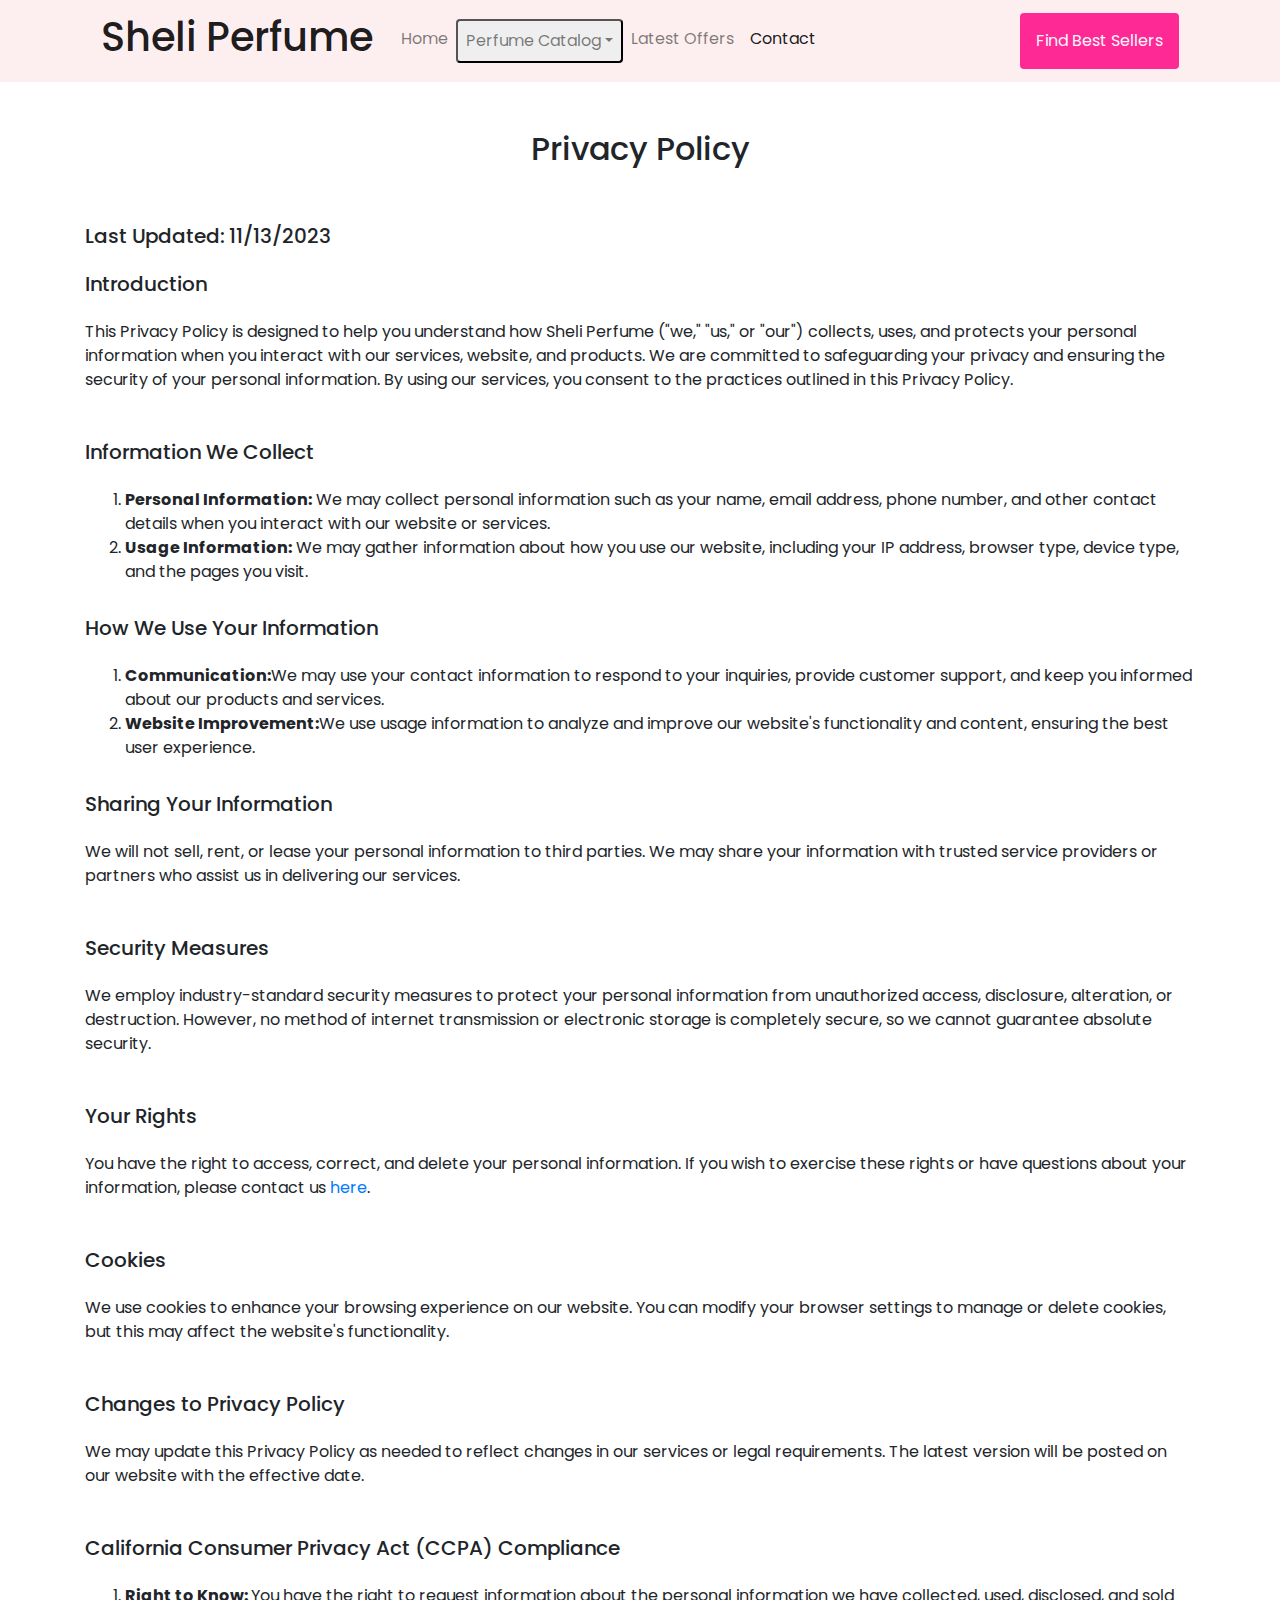
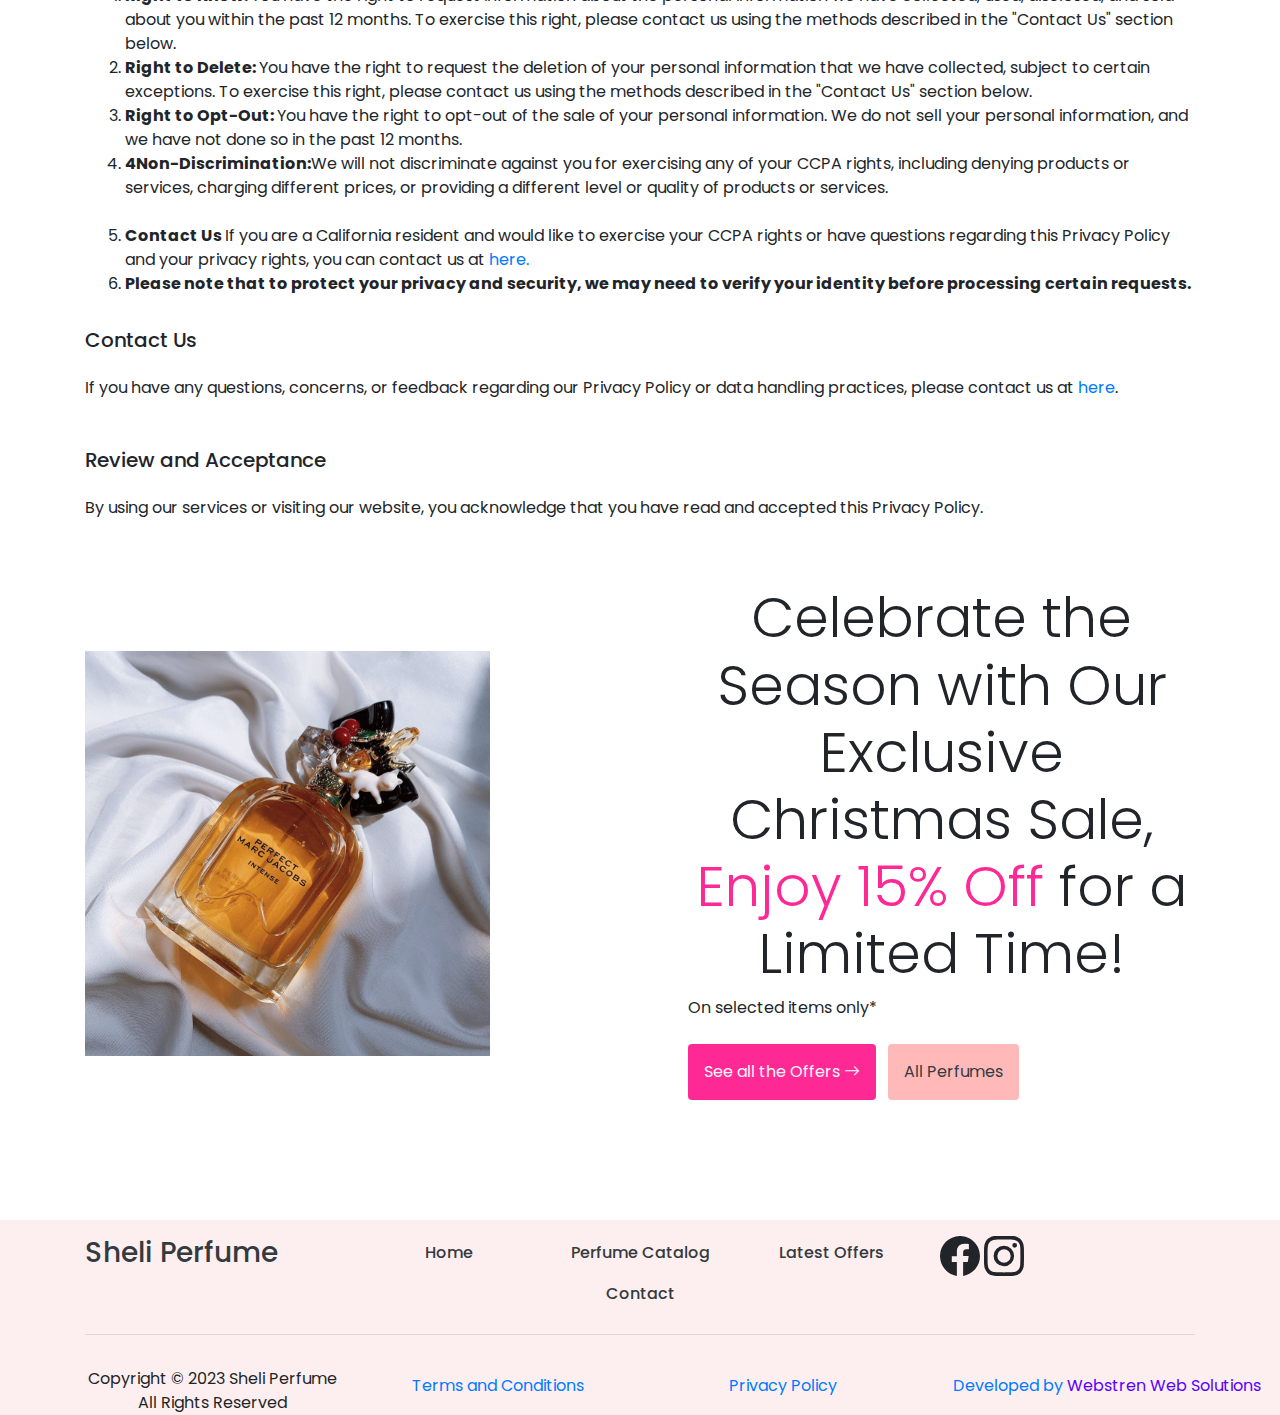
<file: privacy.html>
<!DOCTYPE html>
<html lang="en">
<head>
    <meta charset="utf-8">
    <meta name="viewport" content="width=device-width, initial-scale=1">
    <title>Sheli Perfume</title>
    <meta name="description" content="Sheli Perfume is aperfume store that is situated in Solano Town Center Mall, fairfield and this is the online version of it.">
    <meta name="author" content="Samal Maleesha Webstren">
    <meta name="robots" content="index, follow">
    <link rel="canonical" href="">

    <meta property="og:title" content="Sheli Perfume, Perfume Catalog">
    <meta property="og:description" content="Sheli Perfume is aperfume store that is situated in Solano Town Center Mall, fairfield and this is the online version of it.">
    <meta property="og:image" content="https://www.example.com/image.jpg">
    <meta property="og:url" content="https://www.example.com">

    <meta name="twitter:card" content="summary_large_image">
    <meta name="twitter:site" content="@yourTwitterHandle">
    <meta name="twitter:title" content="Your Page Title">
    <meta name="twitter:description" content="A brief description of your website">
    <meta name="twitter:image" content="https://www.example.com/image.jpg">
    <!-- Make sure to add the favicon here -->
    <link rel="icon" href="" type="image/x-icon">

    <link rel="apple-touch-icon" href="/apple-touch-icon.png">
    <link rel="apple-touch-icon" sizes="152x152" href="/apple-touch-icon-152x152.png">

    <link rel="stylesheet" href="style.css">
    <link rel="stylesheet" href="bootstrap.css">

    <!-- Bootstrap -->
    <link href="https://cdn.jsdelivr.net/npm/bootstrap@5.3.2/dist/css/bootstrap.min.css" rel="stylesheet" integrity="sha384-T3c6CoIi6uLrA9TneNEoa7RxnatzjcDSCmG1MXxSR1GAsXEV/Dwwykc2MPK8M2HN" crossorigin="anonymous">
    <link rel="stylesheet" href="https://cdn.jsdelivr.net/npm/bootstrap-icons@1.3.0/font/bootstrap-icons.css">

    <!-- Google Fonts -->
    <link rel="preconnect" href="https://fonts.googleapis.com">
<link rel="preconnect" href="https://fonts.gstatic.com" crossorigin>
<link href="https://fonts.googleapis.com/css2?family=DM+Serif+Display&family=Poppins:wght@100;200;300;400;500;600;700;800;900&display=swap" rel="stylesheet">

</head>
<body style="font-family: 'Poppins', sans-serif;">

    <!-- navbar -->
    <section  style="background-color: #FDEFEF;">
        <div class="container">
            <!-- Navbar section -->
            <header class="navbar navbar-expand-lg navbar-light" >
                    <a class="navbar-brand me-3 me-xl-4" href="index.html">
                        <h1>Sheli Perfume</h1>
                        <!-- <img class="d-block img-fluid" src="path/to/your/logo.png" width="200" alt="Sheli Perfume Logo"> -->
                    </a>
                    <a class="btn btn-primary btn-md p-3 rounded-5 text-light order-lg-3 d-none d-lg-block" href="best-sellers.html" style="background-color: #FF2996; border: none;" id="mainButton">Find Best Sellers</a>
                    <button class="navbar-toggler" type="button" data-bs-toggle="collapse" data-bs-target="#navbarNav"
                        aria-controls="navbarNav" aria-expanded="false" aria-label="Toggle navigation">
                        <span class="navbar-toggler-icon"></span>
                    </button>
                    <div class="collapse navbar-collapse order-lg-2" id="navbarNav">
                        <ul class="navbar-nav nav-pills gap-4 p-1 navbar-nav-scroll ms-auto" style="max-height: 35rem;">
                            <!-- Menu items -->
                            <li class="nav-item">
                                <a class="nav-link" href="index.html" role="button">Home</a>
                            </li>
                            <li class="nav-item dropdown ">
                                <button class="nav-link dropdown-toggle" role="button" data-bs-toggle="dropdown" aria-expanded="false">Perfume Catalog</button>
                                <ul class="dropdown-menu" style="background-color: #FDEFEF;">
                                    <li><a class="dropdown-item" href="perfumes.html">All categories</a></li>
                                    <hr class="navHr">
                                    <li><a class="dropdown-item" href="item1.html">Item 1</a></li>
                                    <hr class="navHr">
                                    <li><a class="dropdown-item" href="item2.html">Item 2</a></li>
                                    <hr class="navHr">
                                    <li><a class="dropdown-item" href="item3.html">Item 3</a></li>
                                    <hr class="navHr">
                                    <li><a class="dropdown-item" href="item4.html">Item 4</a></li>
                                </ul>
                            </li>
                            <li class="nav-item ">
                                <a class="nav-link" href="offers.html" role="button">Latest Offers</a>
                            </li>
                            <li class="nav-item active pe-3">
                                <a class="nav-link" href="contact.html" role="button">Contact</a>
                            </li>
                        </ul>
                    </div>
            </header>
        </div>
        </div>
    </section>

    <!--Privacy  -->
    <section>
        <div class="container">
            <h2 class="py-5 text-center text-decoration-underline">
                Privacy Policy
            </h2>
            <h5>
                Last Updated: 11/13/2023
            </h5>

            <h5 class="text-start pt-3 text-decoration-underline">
                Introduction
            </h5>
            <p class="text-start py-3">
                This Privacy Policy is designed to help you understand how Sheli Perfume ("we," "us," or "our") collects, uses, and protects your personal information when you interact with our services, website, and products. We are committed to safeguarding your privacy and ensuring the security of your personal information. By using our services, you consent to the practices outlined in this Privacy Policy.
            </p>
            <h5 class="text-start py-3 text-decoration-underline">
                Information We Collect
            </h5>
            <div class="text-start">
                <ol>
                    <li><strong>Personal Information:</strong> We may collect personal information such as your name, email address, phone number, and other contact details when you interact with our website or services.</li>
                    <li><strong>Usage Information:</strong> We may gather information about how you use our website, including your IP address, browser type, device type, and the pages you visit.</li>
                </ol>
            </div>

            <h5 class="text-start py-3 text-decoration-underline">
                How We Use Your Information
            </h5>
            <div class="text-start">
                <ol>
                    <li><strong>Communication:</strong>We may use your contact information to respond to your inquiries, provide customer support, and keep you informed about our products and services.</li>
                    <li><strong>Website Improvement:</strong>We use usage information to analyze and improve our website's functionality and content, ensuring the best user experience.</li>
                </ol>
            </div>

            <h5 class="text-start pt-3 text-decoration-underline">
                Sharing Your Information
            </h5>
            <p class="text-start py-3">
                We will not sell, rent, or lease your personal information to third parties. We may share your information with trusted service providers or partners who assist us in delivering our services.</p>
            
            <h5 class="text-start pt-3 text-decoration-underline">
                Security Measures
            </h5>
            <p class="text-start py-3">
                We employ industry-standard security measures to protect your personal information from unauthorized access, disclosure, alteration, or destruction. However, no method of internet transmission or electronic storage is completely secure, so we cannot guarantee absolute security.</p>                
            
            <h5 class="text-start pt-3 text-decoration-underline">
                Your Rights
            </h5>
            <p class="text-start py-3">
                You have the right to access, correct, and delete your personal information. If you wish to exercise these rights or have questions about your information, please contact us <a href="contact.html">here</a>.</p>                
            <h5 class="text-start pt-3 text-decoration-underline">
                Cookies
            </h5>
            <p class="text-start py-3">
                We use cookies to enhance your browsing experience on our website. You can modify your browser settings to manage or delete cookies, but this may affect the website's functionality.</p>            
        
            <h5 class="text-start pt-3 text-decoration-underline">
                Changes to Privacy Policy
            </h5>
            <p class="text-start py-3">
                We may update this Privacy Policy as needed to reflect changes in our services or legal requirements. The latest version will be posted on our website with the effective date. </p>                   
            
            <h5 class="text-start py-3 text-decoration-underline">
                California Consumer Privacy Act (CCPA) Compliance
            </h5>
            <div class="text-start">
                <ol>
                    <li><strong>Right to Know: </strong>You have the right to request information about the personal information we have collected, used, disclosed, and sold about you within the past 12 months. To exercise this right, please contact us using the methods described in the "Contact Us" section below.</li>
                    <li><strong>Right to Delete: </strong>You have the right to request the deletion of your personal information that we have collected, subject to certain exceptions. To exercise this right, please contact us using the methods described in the "Contact Us" section below.</li>
                    <li><strong>Right to Opt-Out: </strong>You have the right to opt-out of the sale of your personal information. We do not sell your personal information, and we have not done so in the past 12 months.</li>
                    <li><strong>4Non-Discrimination:</strong>We will not discriminate against you for exercising any of your CCPA rights, including denying products or services, charging different prices, or providing a different level or quality of products or services.</li>
                    <li class="pt-4"><strong>Contact Us </strong>If you are a California resident and would like to exercise your CCPA rights or have questions regarding this Privacy Policy and your privacy rights, you can contact us at <a href="contact.html">here.</a></li>
                    <li><strong>Please note that to protect your privacy and security, we may need to verify your identity before processing certain requests.</strong></li>
                </ol>
            </div>

            <h5 class="text-start pt-3 text-decoration-underline">
                Contact Us
            </h5>
            <p class="text-start py-3">
                If you have any questions, concerns, or feedback regarding our Privacy Policy or data handling practices, please contact us at <a href="contact.html">here</a>. </p>                   
            <h5 class="text-start pt-3 text-decoration-underline">
                Review and Acceptance
            </h5>
            <p class="text-start py-3">
                By using our services or visiting our website, you acknowledge that you have read and accepted this Privacy Policy.
            </p>            
        
        
        </div>
    </section>

    <!-- sale section -->
    <section>
        <div class="container">
            <div class="row d-sm-flex align-items-center justify-content-between mt-5 ">
                <div class="col-sm-6 pt-3 hero_image_section">
                    <div class="hero_image" style="position: relative;">
                        <img class="img-fluid rounded-5 w-75" src="/Images/perfumeHeroSample.jpeg" alt="hero image">
                    </div>
                </div>
                <div class="col-sm-6 mb-sm-2 pl-lg-5 ">
                    <div class="display-4 fw-bolder text-lg-start text-sm-center">
                        Celebrate the Season with Our Exclusive Christmas Sale, <span style="color: #FF2996;">Enjoy 15% Off</span> for a Limited Time!
                    </div>
                    <p class="py-2 text-lg-start text-sm-start">
                        On selected items only*
                    </p>
                    <a class="btn btn-md p-3 rounded-5 text-light  order-lg-3 icon-link icon-link-hover" id="mainButton" href="best-sellers.html">
                        See all the Offers <i class="bi bi-arrow-right"></i>
                    </a>
                    <a class="btn btn-md p-3 ml-2 rounded-5 text-dark  order-lg-3 " id="secondaryButton" href="best-sellers.html">
                        All Perfumes
                    </a>
                </div>
            </div>
        </div>
    </section>

    <!-- footer -->
    <section style="padding-top: 7rem; ">
        <footer style="background-color: #FDEFEF;">
            <div class="container pt-3" >
                <div class="row">
                    <div class="col-sm-3 text-start">
                        <a href="" style="text-decoration: none;" >
                            <h3 class="text-dark">Sheli Perfume</h3>
                        </a>
                    </div>
                    <div class="col-sm-6 d-none d-lg-block">
                        <div class="row text-center">
                            <div class="col">
                                <a class="btn" href="" style="text-decoration: none;" >
                                    <h6 class="text-dark">Home</h6>
                                </a>
                            </div>
                            <div class="col">
                                <a class="btn" href="" style="text-decoration: none;">
                                    <h6 class="text-dark">Perfume Catalog</h6>
                                </a>
                            </div>
                            <div class="col">
                                <a class="btn" href="" style="text-decoration: none;">
                                    <h6 class="text-dark">Latest Offers</h6>
                                </a>
                            </div>
                            <div class="col">
                                <a class="btn" href="" style="text-decoration: none;">
                                    <h6 class="text-dark">Contact</h6>
                                </a>
                            </div>
                        </div>
                    </div>
                    <div class="col-sm-3">
                        <div class="row text-end">
                            <div class="col">
                                <svg xmlns="http://www.w3.org/2000/svg" width="40" height="40" fill="currentColor" class="bi bi-facebook" viewBox="0 0 16 16">
                                    <path d="M16 8.049c0-4.446-3.582-8.05-8-8.05C3.58 0-.002 3.603-.002 8.05c0 4.017 2.926 7.347 6.75 7.951v-5.625h-2.03V8.05H6.75V6.275c0-2.017 1.195-3.131 3.022-3.131.876 0 1.791.157 1.791.157v1.98h-1.009c-.993 0-1.303.621-1.303 1.258v1.51h2.218l-.354 2.326H9.25V16c3.824-.604 6.75-3.934 6.75-7.951z"/>
                                </svg>
                                <svg xmlns="http://www.w3.org/2000/svg" width="40" height="40" fill="currentColor" class="bi bi-instagram" viewBox="0 0 16 16">
                                    <path d="M8 0C5.829 0 5.556.01 4.703.048 3.85.088 3.269.222 2.76.42a3.917 3.917 0 0 0-1.417.923A3.927 3.927 0 0 0 .42 2.76C.222 3.268.087 3.85.048 4.7.01 5.555 0 5.827 0 8.001c0 2.172.01 2.444.048 3.297.04.852.174 1.433.372 1.942.205.526.478.972.923 1.417.444.445.89.719 1.416.923.51.198 1.09.333 1.942.372C5.555 15.99 5.827 16 8 16s2.444-.01 3.298-.048c.851-.04 1.434-.174 1.943-.372a3.916 3.916 0 0 0 1.416-.923c.445-.445.718-.891.923-1.417.197-.509.332-1.09.372-1.942C15.99 10.445 16 10.173 16 8s-.01-2.445-.048-3.299c-.04-.851-.175-1.433-.372-1.941a3.926 3.926 0 0 0-.923-1.417A3.911 3.911 0 0 0 13.24.42c-.51-.198-1.092-.333-1.943-.372C10.443.01 10.172 0 7.998 0h.003zm-.717 1.442h.718c2.136 0 2.389.007 3.232.046.78.035 1.204.166 1.486.275.373.145.64.319.92.599.28.28.453.546.598.92.11.281.24.705.275 1.485.039.843.047 1.096.047 3.231s-.008 2.389-.047 3.232c-.035.78-.166 1.203-.275 1.485a2.47 2.47 0 0 1-.599.919c-.28.28-.546.453-.92.598-.28.11-.704.24-1.485.276-.843.038-1.096.047-3.232.047s-2.39-.009-3.233-.047c-.78-.036-1.203-.166-1.485-.276a2.478 2.478 0 0 1-.92-.598 2.48 2.48 0 0 1-.6-.92c-.109-.281-.24-.705-.275-1.485-.038-.843-.046-1.096-.046-3.233 0-2.136.008-2.388.046-3.231.036-.78.166-1.204.276-1.486.145-.373.319-.64.599-.92.28-.28.546-.453.92-.598.282-.11.705-.24 1.485-.276.738-.034 1.024-.044 2.515-.045v.002zm4.988 1.328a.96.96 0 1 0 0 1.92.96.96 0 0 0 0-1.92zm-4.27 1.122a4.109 4.109 0 1 0 0 8.217 4.109 4.109 0 0 0 0-8.217zm0 1.441a2.667 2.667 0 1 1 0 5.334 2.667 2.667 0 0 1 0-5.334z"/>
                                </svg>
                            </div>
                        </div>
                    </div>
                </div>
                <hr class="py-2">
                <div class="row">
                    <div class="col-sm-3 text-lg-start text-sm-center">
                        Copyright © 2023 Sheli Perfume <br>All Rights Reserved
                    </div>
                    <div class="col-sm-3 text-center">
                        <a class="btn" href="">
                            Terms and Conditions
                        </a>
                    </div>
                    <div class="col-sm-3 text-center">
                        <a class="btn" href="">
                            Privacy Policy
                        </a>
                    </div>
                    <div class="col-sm-3 text-lg-end text-sm-center">
                        <a class="btn" href="https://webstren.com/" target="_blank">
                           Developed by <span style="color: #5800FF;">Webstren Web Solutions</span>
                        </a>
                    </div>
                </div>
            </div>
        </footer>
    </section>

    <script src="https://cdn.jsdelivr.net/npm/bootstrap@5.3.2/dist/js/bootstrap.bundle.min.js" integrity="sha384-C6RzsynM9kWDrMNeT87bh95OGNyZPhcTNXj1NW7RuBCsyN/o0jlpcV8Qyq46cDfL" crossorigin="anonymous"></script>
    <script src="script.js"></script>
</body>
</html>
</file>
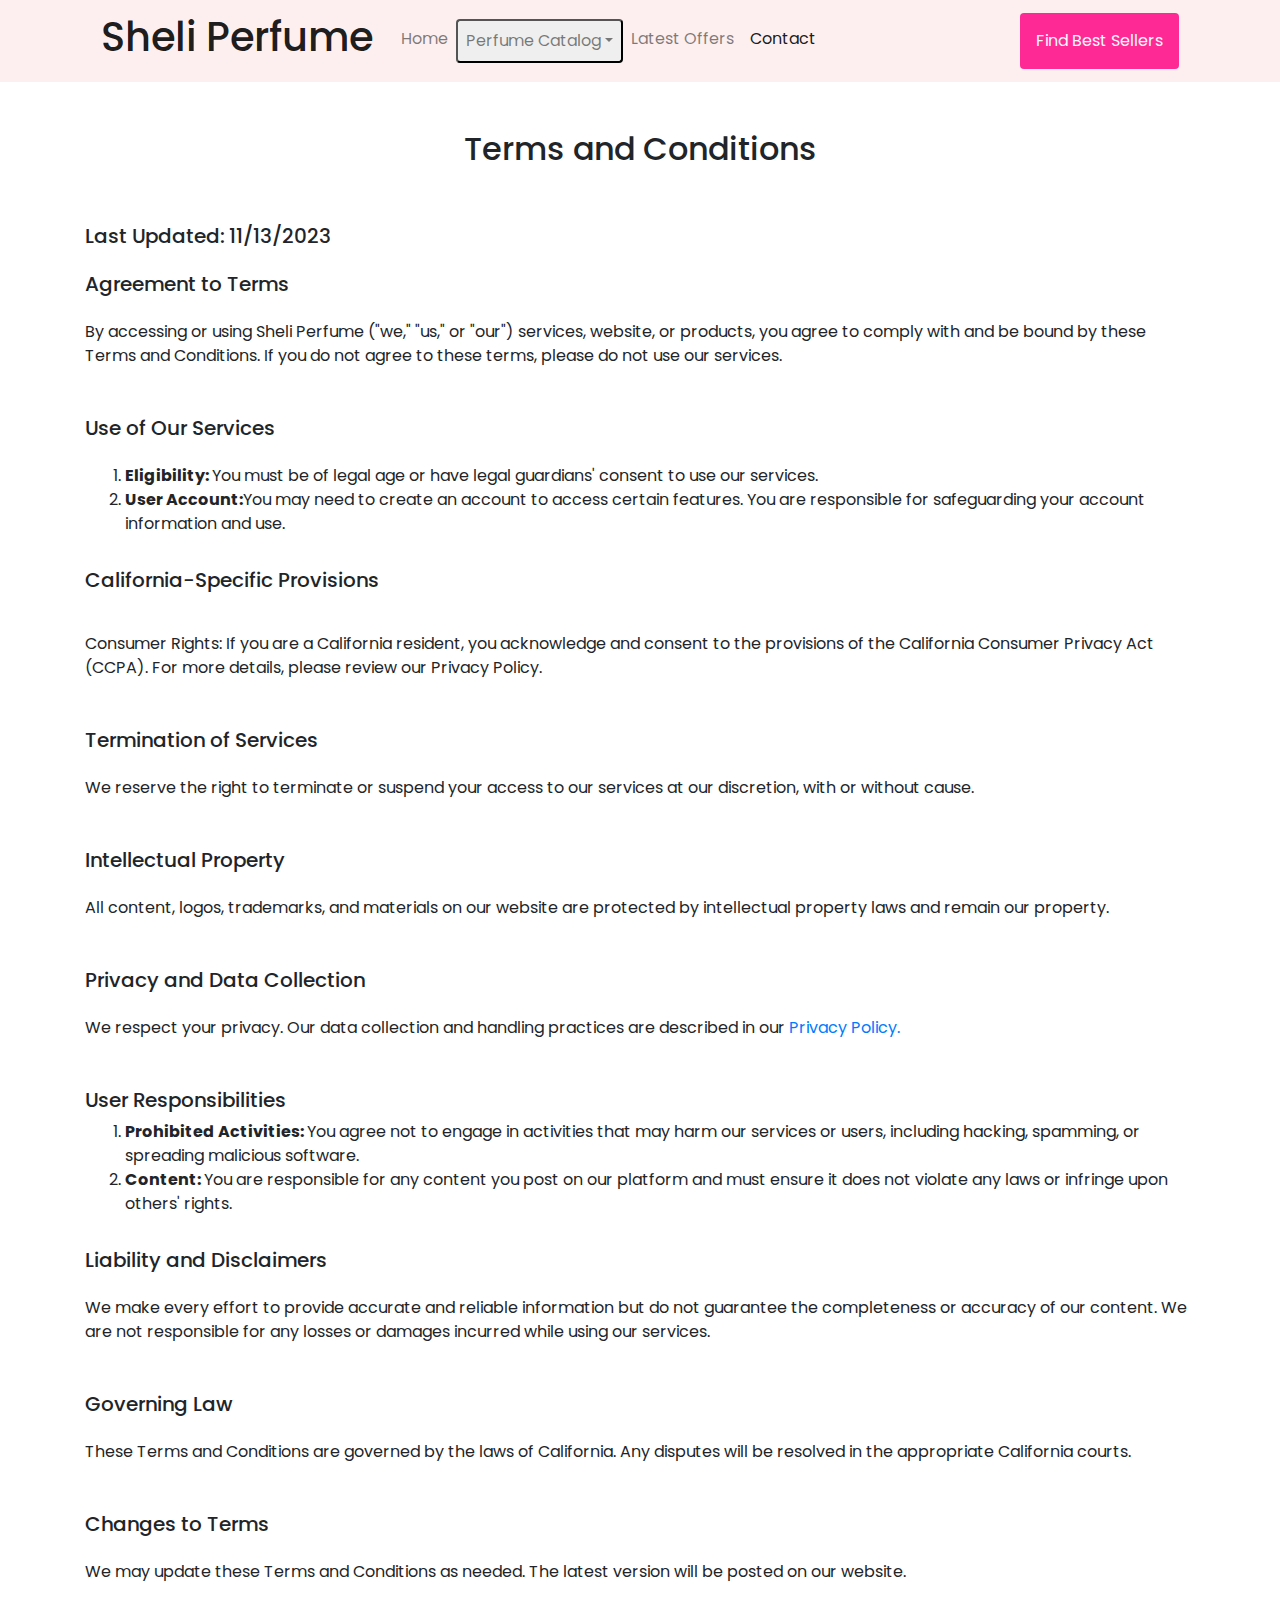
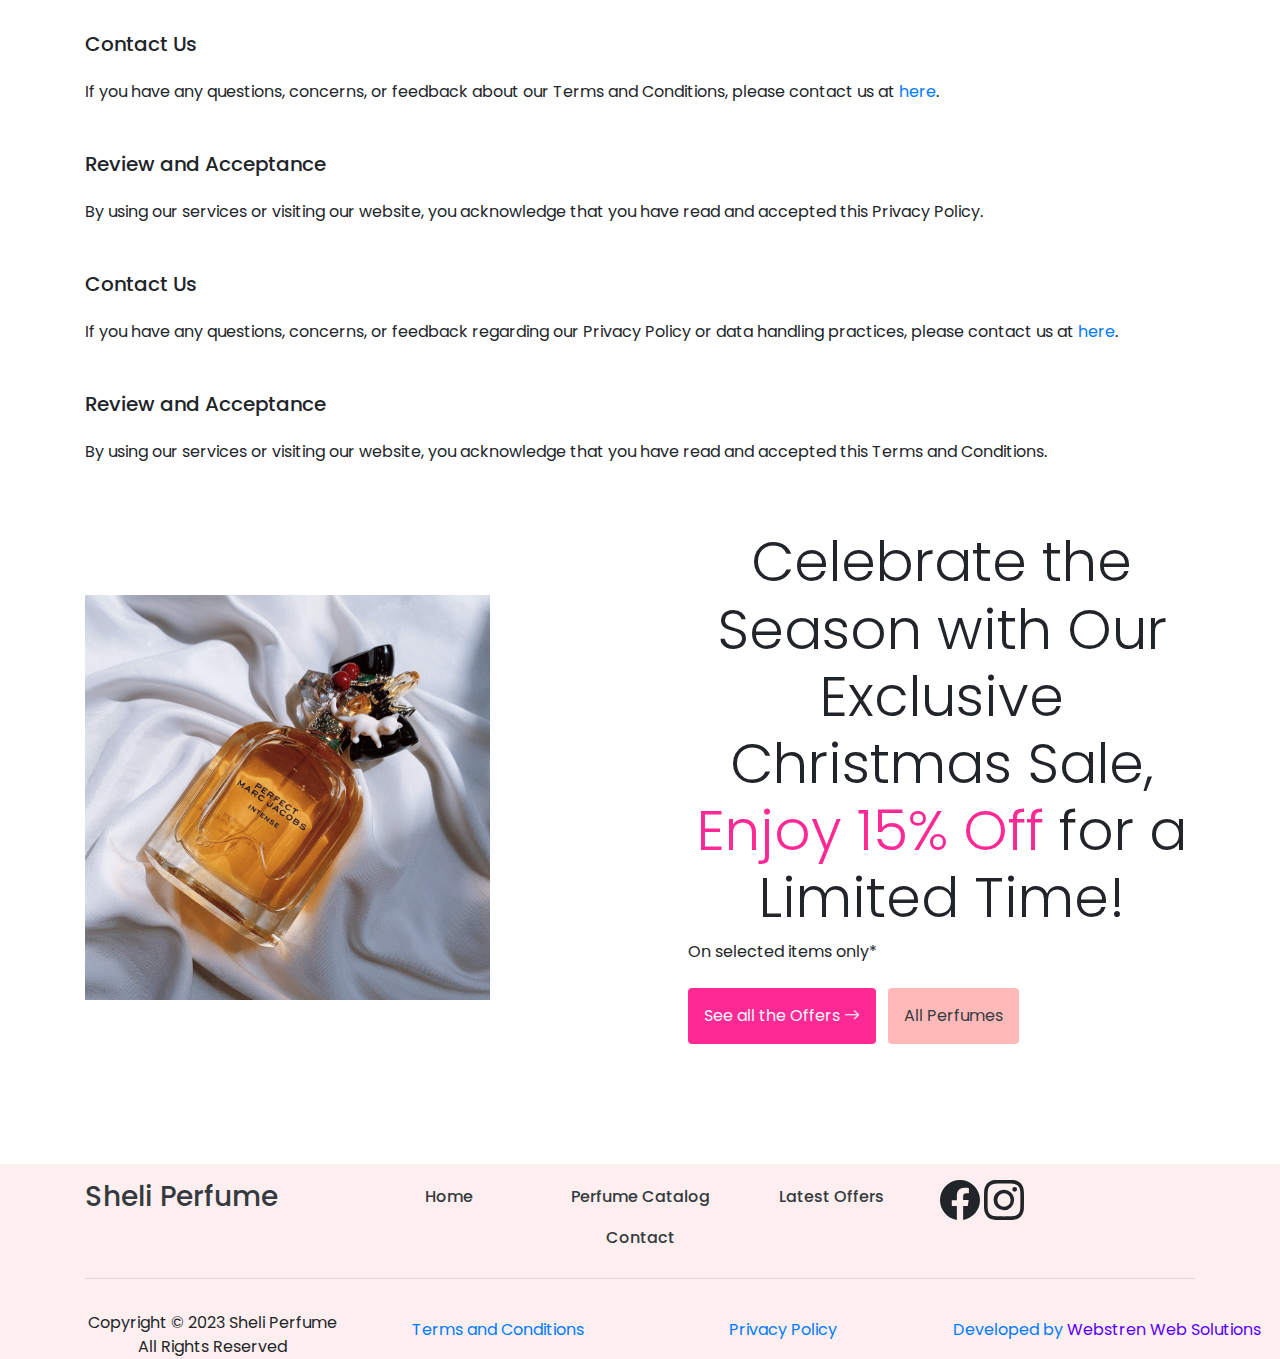
<file: terms.html>
<!DOCTYPE html>
<html lang="en">
<head>
    <meta charset="utf-8">
    <meta name="viewport" content="width=device-width, initial-scale=1">
    <title>Sheli Perfume</title>
    <meta name="description" content="Sheli Perfume is aperfume store that is situated in Solano Town Center Mall, fairfield and this is the online version of it.">
    <meta name="author" content="Samal Maleesha Webstren">
    <meta name="robots" content="index, follow">
    <link rel="canonical" href="">

    <meta property="og:title" content="Sheli Perfume, Perfume Catalog">
    <meta property="og:description" content="Sheli Perfume is aperfume store that is situated in Solano Town Center Mall, fairfield and this is the online version of it.">
    <meta property="og:image" content="https://www.example.com/image.jpg">
    <meta property="og:url" content="https://www.example.com">

    <meta name="twitter:card" content="summary_large_image">
    <meta name="twitter:site" content="@yourTwitterHandle">
    <meta name="twitter:title" content="Your Page Title">
    <meta name="twitter:description" content="A brief description of your website">
    <meta name="twitter:image" content="https://www.example.com/image.jpg">
    <!-- Make sure to add the favicon here -->
    <link rel="icon" href="" type="image/x-icon">

    <link rel="apple-touch-icon" href="/apple-touch-icon.png">
    <link rel="apple-touch-icon" sizes="152x152" href="/apple-touch-icon-152x152.png">

    <link rel="stylesheet" href="style.css">
    <link rel="stylesheet" href="bootstrap.css">

    <!-- Bootstrap -->
    <link href="https://cdn.jsdelivr.net/npm/bootstrap@5.3.2/dist/css/bootstrap.min.css" rel="stylesheet" integrity="sha384-T3c6CoIi6uLrA9TneNEoa7RxnatzjcDSCmG1MXxSR1GAsXEV/Dwwykc2MPK8M2HN" crossorigin="anonymous">
    <link rel="stylesheet" href="https://cdn.jsdelivr.net/npm/bootstrap-icons@1.3.0/font/bootstrap-icons.css">

    <!-- Google Fonts -->
    <link rel="preconnect" href="https://fonts.googleapis.com">
<link rel="preconnect" href="https://fonts.gstatic.com" crossorigin>
<link href="https://fonts.googleapis.com/css2?family=DM+Serif+Display&family=Poppins:wght@100;200;300;400;500;600;700;800;900&display=swap" rel="stylesheet">

</head>
<body style="font-family: 'Poppins', sans-serif;">

    <!-- navbar -->
    <section  style="background-color: #FDEFEF;">
        <div class="container">
            <!-- Navbar section -->
            <header class="navbar navbar-expand-lg navbar-light" >
                    <a class="navbar-brand me-3 me-xl-4" href="index.html">
                        <h1>Sheli Perfume</h1>
                        <!-- <img class="d-block img-fluid" src="path/to/your/logo.png" width="200" alt="Sheli Perfume Logo"> -->
                    </a>
                    <a class="btn btn-primary btn-md p-3 rounded-5 text-light order-lg-3 d-none d-lg-block" href="best-sellers.html" style="background-color: #FF2996; border: none;" id="mainButton">Find Best Sellers</a>
                    <button class="navbar-toggler" type="button" data-bs-toggle="collapse" data-bs-target="#navbarNav"
                        aria-controls="navbarNav" aria-expanded="false" aria-label="Toggle navigation">
                        <span class="navbar-toggler-icon"></span>
                    </button>
                    <div class="collapse navbar-collapse order-lg-2" id="navbarNav">
                        <ul class="navbar-nav nav-pills gap-4 p-1 navbar-nav-scroll ms-auto" style="max-height: 35rem;">
                            <!-- Menu items -->
                            <li class="nav-item">
                                <a class="nav-link" href="index.html" role="button">Home</a>
                            </li>
                            <li class="nav-item dropdown ">
                                <button class="nav-link dropdown-toggle" role="button" data-bs-toggle="dropdown" aria-expanded="false">Perfume Catalog</button>
                                <ul class="dropdown-menu" style="background-color: #FDEFEF;">
                                    <li><a class="dropdown-item" href="perfumes.html">All categories</a></li>
                                    <hr class="navHr">
                                    <li><a class="dropdown-item" href="item1.html">Item 1</a></li>
                                    <hr class="navHr">
                                    <li><a class="dropdown-item" href="item2.html">Item 2</a></li>
                                    <hr class="navHr">
                                    <li><a class="dropdown-item" href="item3.html">Item 3</a></li>
                                    <hr class="navHr">
                                    <li><a class="dropdown-item" href="item4.html">Item 4</a></li>
                                </ul>
                            </li>
                            <li class="nav-item ">
                                <a class="nav-link" href="offers.html" role="button">Latest Offers</a>
                            </li>
                            <li class="nav-item active pe-3">
                                <a class="nav-link" href="contact.html" role="button">Contact</a>
                            </li>
                        </ul>
                    </div>
            </header>
        </div>
        </div>
    </section>

    <!--Privacy  -->
    <section>
        <div class="container">
            <h2 class="py-5 text-center text-decoration-underline">
                Terms and Conditions
            </h2>
            <h5>
                Last Updated: 11/13/2023
            </h5>

            <h5 class="text-start pt-3 text-decoration-underline">
                Agreement to Terms
            </h5>
            <p class="text-start py-3">
                By accessing or using Sheli Perfume ("we," "us," or "our") services, website, or products, you agree to comply with and be bound by these Terms and Conditions. If you do not agree to these terms, please do not use our services.</p>
            </p>
            <h5 class="text-start py-3 text-decoration-underline">
                Use of Our Services
            </h5>
            <div class="text-start">
                <ol>
                    <li><strong>Eligibility: </strong>You must be of legal age or have legal guardians' consent to use our services.</li>
                    <li><strong>User Account:</strong>You may need to create an account to access certain features. You are responsible for safeguarding your account information and use.</li>
                </ol>
            </div>

            <h5 class="text-start py-3 text-decoration-underline">
                California-Specific Provisions
            </h5>
            <p class="text-start py-3">
                Consumer Rights: If you are a California resident, you acknowledge and consent to the provisions of the California Consumer Privacy Act (CCPA). For more details, please review our Privacy Policy.                    
            </p>

            <h5 class="text-start pt-3 text-decoration-underline">
                Termination of Services
            </h5>
            <p class="text-start py-3">
                We reserve the right to terminate or suspend your access to our services at our discretion, with or without cause.                  
            </p>
            <h5 class="text-start pt-3 text-decoration-underline">
                Intellectual Property
            </h5>
            <p class="text-start py-3">
                All content, logos, trademarks, and materials on our website are protected by intellectual property laws and remain our property.
            </p> 
            <h5 class="text-start pt-3 text-decoration-underline">
                Privacy and Data Collection
            </h5>
            <p class="text-start py-3">
                We respect your privacy. Our data collection and handling practices are described in our <a href="privacy.html">Privacy Policy.</a>                
            </p>
            <h5 class="text-start pt-3 text-decoration-underline">
                User Responsibilities
            </h5>
            <div class="text-start">
                <ol>
                    <li><strong>Prohibited Activities: </strong>You agree not to engage in activities that may harm our services or users, including hacking, spamming, or spreading malicious software.</li>
                    <li><strong>Content: </strong>You are responsible for any content you post on our platform and must ensure it does not violate any laws or infringe upon others' rights.</li>
                </ol>
            </div>
            <h5 class="text-start pt-3 text-decoration-underline">
                Liability and Disclaimers
            </h5>
            <p class="text-start py-3">
                We make every effort to provide accurate and reliable information but do not guarantee the completeness or accuracy of our content. We are not responsible for any losses or damages incurred while using our services.                
            </p>
            <h5 class="text-start pt-3 text-decoration-underline">
                Governing Law
            </h5>
            <p class="text-start py-3">
                These Terms and Conditions are governed by the laws of California. Any disputes will be resolved in the appropriate California courts.
            </p>
            <h5 class="text-start pt-3 text-decoration-underline">
                Changes to Terms
            </h5>
            <p class="text-start py-3">
                We may update these Terms and Conditions as needed. The latest version will be posted on our website.                
            </p>
            <h5 class="text-start pt-3 text-decoration-underline">
                Contact Us
            </h5>
            <p class="text-start py-3">
                If you have any questions, concerns, or feedback about our Terms and Conditions, please contact us at <a href="#contactSection">here</a>. </p>                   
            
            <h5 class="text-start pt-3 text-decoration-underline">
                Review and Acceptance
            </h5>
            <p class="text-start py-3">
                By using our services or visiting our website, you acknowledge that you have read and accepted this Privacy Policy.
            </p>            
            

            <h5 class="text-start pt-3 text-decoration-underline">
                Contact Us
            </h5>
            <p class="text-start py-3">
                If you have any questions, concerns, or feedback regarding our Privacy Policy or data handling practices, please contact us at <a href="contact.html">here</a>. </p>                   
            <h5 class="text-start pt-3 text-decoration-underline">
                Review and Acceptance
            </h5>
            <p class="text-start py-3">
                By using our services or visiting our website, you acknowledge that you have read and accepted this Terms and Conditions.
            </p>            
        
        
        </div>
    </section>

    <!-- sale section -->
    <section>
        <div class="container">
            <div class="row d-sm-flex align-items-center justify-content-between mt-5 ">
                <div class="col-sm-6 pt-3 hero_image_section">
                    <div class="hero_image" style="position: relative;">
                        <img class="img-fluid rounded-5 w-75" src="/Images/perfumeHeroSample.jpeg" alt="hero image">
                    </div>
                </div>
                <div class="col-sm-6 mb-sm-2 pl-lg-5 ">
                    <div class="display-4 fw-bolder text-lg-start text-sm-center">
                        Celebrate the Season with Our Exclusive Christmas Sale, <span style="color: #FF2996;">Enjoy 15% Off</span> for a Limited Time!
                    </div>
                    <p class="py-2 text-lg-start text-sm-start">
                        On selected items only*
                    </p>
                    <a class="btn btn-md p-3 rounded-5 text-light  order-lg-3 icon-link icon-link-hover" id="mainButton" href="best-sellers.html">
                        See all the Offers <i class="bi bi-arrow-right"></i>
                    </a>
                    <a class="btn btn-md p-3 ml-2 rounded-5 text-dark  order-lg-3 " id="secondaryButton" href="best-sellers.html">
                        All Perfumes
                    </a>
                </div>
            </div>
        </div>
    </section>

    <!-- footer -->
    <section style="padding-top: 7rem; ">
        <footer style="background-color: #FDEFEF;">
            <div class="container pt-3" >
                <div class="row">
                    <div class="col-sm-3 text-start">
                        <a href="" style="text-decoration: none;" >
                            <h3 class="text-dark">Sheli Perfume</h3>
                        </a>
                    </div>
                    <div class="col-sm-6 d-none d-lg-block">
                        <div class="row text-center">
                            <div class="col">
                                <a class="btn" href="index.html" style="text-decoration: none;" >
                                    <h6 class="text-dark">Home</h6>
                                </a>
                            </div>
                            <div class="col">
                                <a class="btn" href="perfumes.html" style="text-decoration: none;">
                                    <h6 class="text-dark">Perfume Catalog</h6>
                                </a>
                            </div>
                            <div class="col">
                                <a class="btn" href="offers.html" style="text-decoration: none;">
                                    <h6 class="text-dark">Latest Offers</h6>
                                </a>
                            </div>
                            <div class="col">
                                <a class="btn" href="contact.html" style="text-decoration: none;">
                                    <h6 class="text-dark">Contact</h6>
                                </a>
                            </div>
                        </div>
                    </div>
                    <div class="col-sm-3">
                        <div class="row text-end">
                            <div class="col">
                                <svg xmlns="http://www.w3.org/2000/svg" width="40" height="40" fill="currentColor" class="bi bi-facebook" viewBox="0 0 16 16">
                                    <path d="M16 8.049c0-4.446-3.582-8.05-8-8.05C3.58 0-.002 3.603-.002 8.05c0 4.017 2.926 7.347 6.75 7.951v-5.625h-2.03V8.05H6.75V6.275c0-2.017 1.195-3.131 3.022-3.131.876 0 1.791.157 1.791.157v1.98h-1.009c-.993 0-1.303.621-1.303 1.258v1.51h2.218l-.354 2.326H9.25V16c3.824-.604 6.75-3.934 6.75-7.951z"/>
                                </svg>
                                <svg xmlns="http://www.w3.org/2000/svg" width="40" height="40" fill="currentColor" class="bi bi-instagram" viewBox="0 0 16 16">
                                    <path d="M8 0C5.829 0 5.556.01 4.703.048 3.85.088 3.269.222 2.76.42a3.917 3.917 0 0 0-1.417.923A3.927 3.927 0 0 0 .42 2.76C.222 3.268.087 3.85.048 4.7.01 5.555 0 5.827 0 8.001c0 2.172.01 2.444.048 3.297.04.852.174 1.433.372 1.942.205.526.478.972.923 1.417.444.445.89.719 1.416.923.51.198 1.09.333 1.942.372C5.555 15.99 5.827 16 8 16s2.444-.01 3.298-.048c.851-.04 1.434-.174 1.943-.372a3.916 3.916 0 0 0 1.416-.923c.445-.445.718-.891.923-1.417.197-.509.332-1.09.372-1.942C15.99 10.445 16 10.173 16 8s-.01-2.445-.048-3.299c-.04-.851-.175-1.433-.372-1.941a3.926 3.926 0 0 0-.923-1.417A3.911 3.911 0 0 0 13.24.42c-.51-.198-1.092-.333-1.943-.372C10.443.01 10.172 0 7.998 0h.003zm-.717 1.442h.718c2.136 0 2.389.007 3.232.046.78.035 1.204.166 1.486.275.373.145.64.319.92.599.28.28.453.546.598.92.11.281.24.705.275 1.485.039.843.047 1.096.047 3.231s-.008 2.389-.047 3.232c-.035.78-.166 1.203-.275 1.485a2.47 2.47 0 0 1-.599.919c-.28.28-.546.453-.92.598-.28.11-.704.24-1.485.276-.843.038-1.096.047-3.232.047s-2.39-.009-3.233-.047c-.78-.036-1.203-.166-1.485-.276a2.478 2.478 0 0 1-.92-.598 2.48 2.48 0 0 1-.6-.92c-.109-.281-.24-.705-.275-1.485-.038-.843-.046-1.096-.046-3.233 0-2.136.008-2.388.046-3.231.036-.78.166-1.204.276-1.486.145-.373.319-.64.599-.92.28-.28.546-.453.92-.598.282-.11.705-.24 1.485-.276.738-.034 1.024-.044 2.515-.045v.002zm4.988 1.328a.96.96 0 1 0 0 1.92.96.96 0 0 0 0-1.92zm-4.27 1.122a4.109 4.109 0 1 0 0 8.217 4.109 4.109 0 0 0 0-8.217zm0 1.441a2.667 2.667 0 1 1 0 5.334 2.667 2.667 0 0 1 0-5.334z"/>
                                </svg>
                            </div>
                        </div>
                    </div>
                </div>
                <hr class="py-2">
                <div class="row">
                    <div class="col-sm-3 text-lg-start text-sm-center">
                        Copyright © 2023 Sheli Perfume <br>All Rights Reserved
                    </div>
                    <div class="col-sm-3 text-center">
                        <a class="btn" href="terms.html">
                            Terms and Conditions
                        </a>
                    </div>
                    <div class="col-sm-3 text-center">
                        <a class="btn" href="privacy.html">
                            Privacy Policy
                        </a>
                    </div>
                    <div class="col-sm-3 text-lg-end text-sm-center">
                        <a class="btn" href="https://webstren.com/" target="_blank">
                           Developed by <span style="color: #5800FF;">Webstren Web Solutions</span>
                        </a>
                    </div>
                </div>
            </div>
        </footer>
    </section>

    <script src="https://cdn.jsdelivr.net/npm/bootstrap@5.3.2/dist/js/bootstrap.bundle.min.js" integrity="sha384-C6RzsynM9kWDrMNeT87bh95OGNyZPhcTNXj1NW7RuBCsyN/o0jlpcV8Qyq46cDfL" crossorigin="anonymous"></script>
    <script src="script.js"></script>
</body>
</html>
</file>
<file: style.css>
#bannerSection{
    margin-bottom: 0; 
    display: flex;
    justify-content: center;
    align-items: center;

}

#mainButton{
    background-color: #FF2996;
    border: none;
    transition: transform 0.2s ease-in-out, box-shadow 0.2s ease-in-out;
    transition-delay: 0s;
}

#mainButton:hover {
    box-shadow: 0px 8px 25px 0px #FF2996;
}

.secondaryButton{
    background-color: #FFB9B9; 
    border: none;
    transition: transform 0.2s ease-in-out, box-shadow 0.2s ease-in-out;
    transition-delay: 0s;
}

#secondaryButton{
    background-color: #FFB9B9; 
    border: none;
    transition: transform 0.2s ease-in-out, box-shadow 0.2s ease-in-out;
    transition-delay: 0s;
}

#secondaryButton:hover {
    box-shadow: 0px 8px 25px 0px #FFB9B9;
}

#card{
    transition: transform 0.2s ease-in-out, box-shadow 0.2s ease-in-out;
    transition-delay: 0s;
}

#card:hover{
    box-shadow: 0px 10px 25px 0px rgba(0, 0, 0, 0.25);
}

.card{
    transition: transform 0.3s ease, box-shadow 0.2s ease;
}

.card:hover{
    box-shadow: 0px 10px 25px 0px rgba(0, 0, 0, 0.25);
    transform: translateY(-5px);
}

.card:hover #cardTitle {
    color: #FF2996;
}


#cardType{
    transition: transform 0.2s ease-in-out, box-shadow 0.2s ease-in-out;
    transition-delay: 0s;
    width: 18rem; text-decoration: none; border: none;
}

#cardType:hover{
    color: #FF2996;
}

.brandsNames{
    color: black;
    text-decoration: none;
    transition: transform 0.2s ease-in-out, box-shadow 0.2s ease-in-out;
    transition-delay: 0s;
}

.brandsNames:hover{
    color: #FF2996;
    
}

#contactInformation:hover{
    color: #FF2996;
}
</file>
